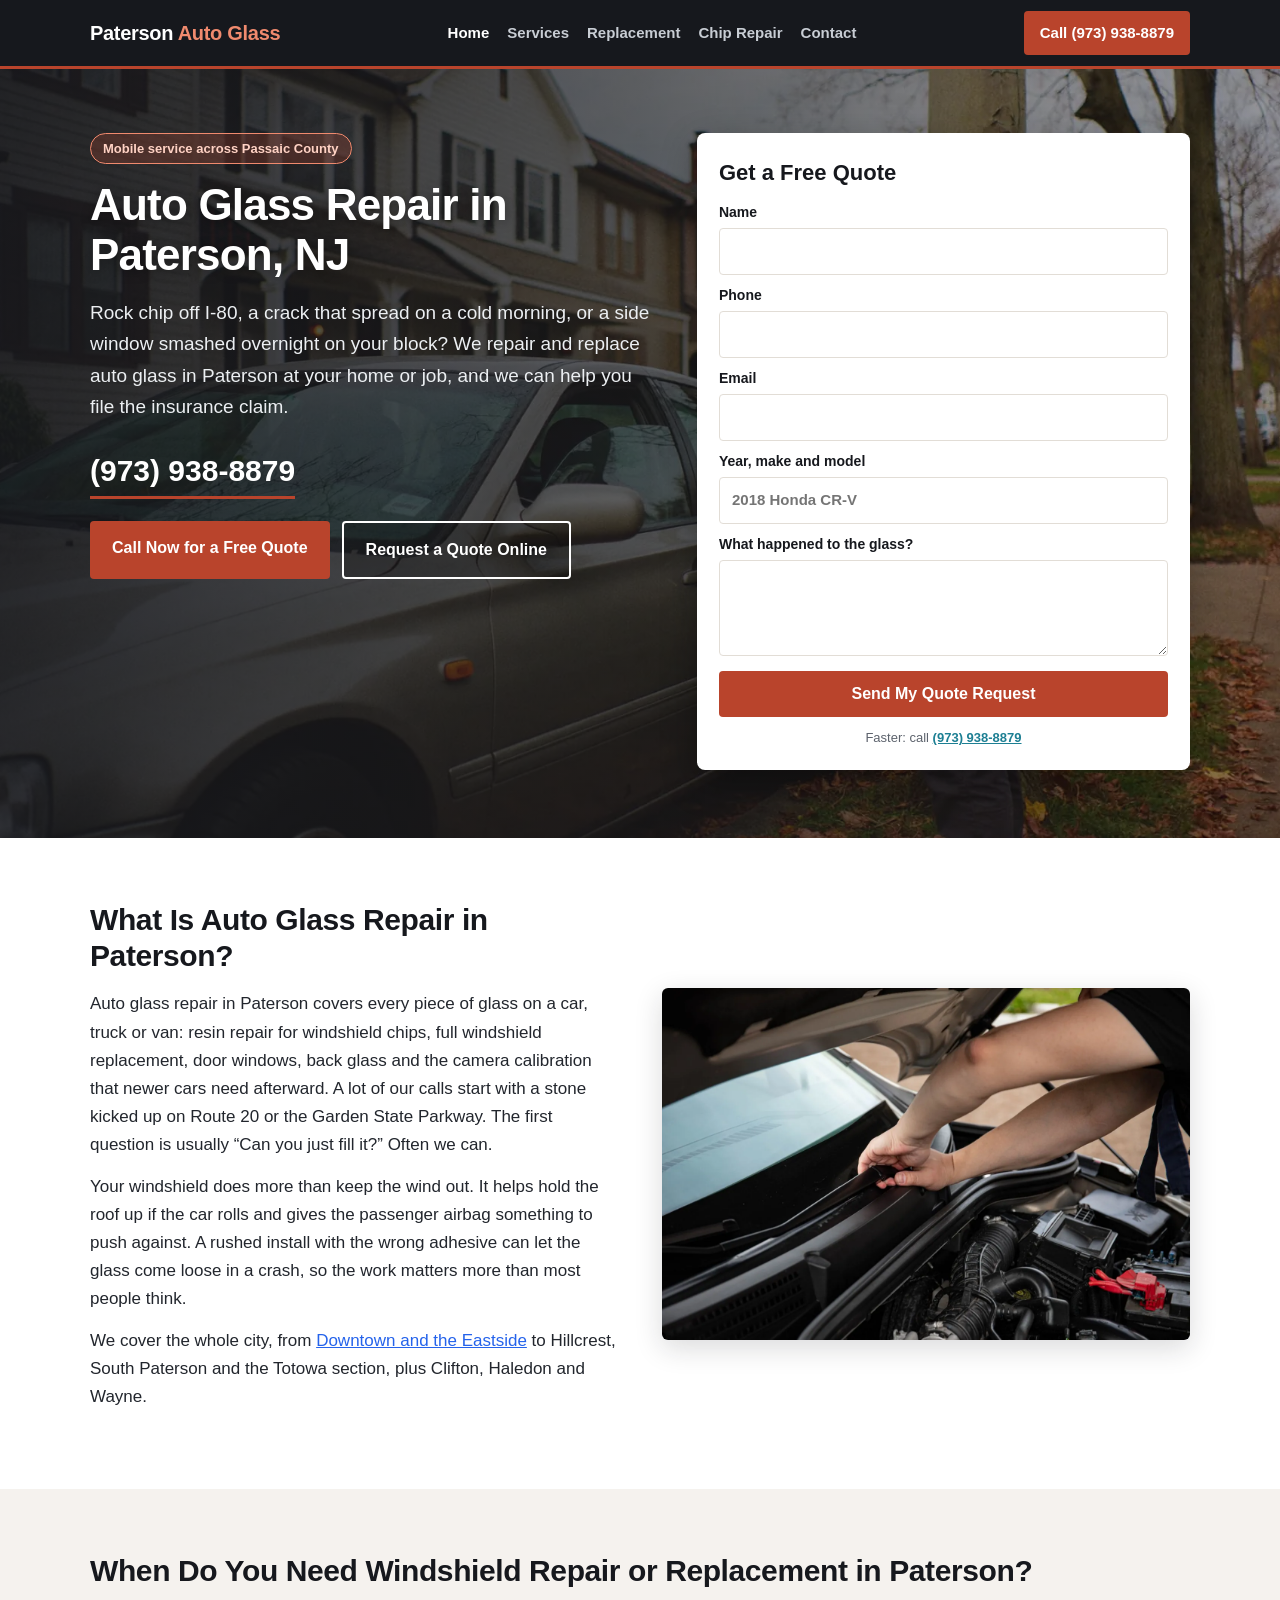
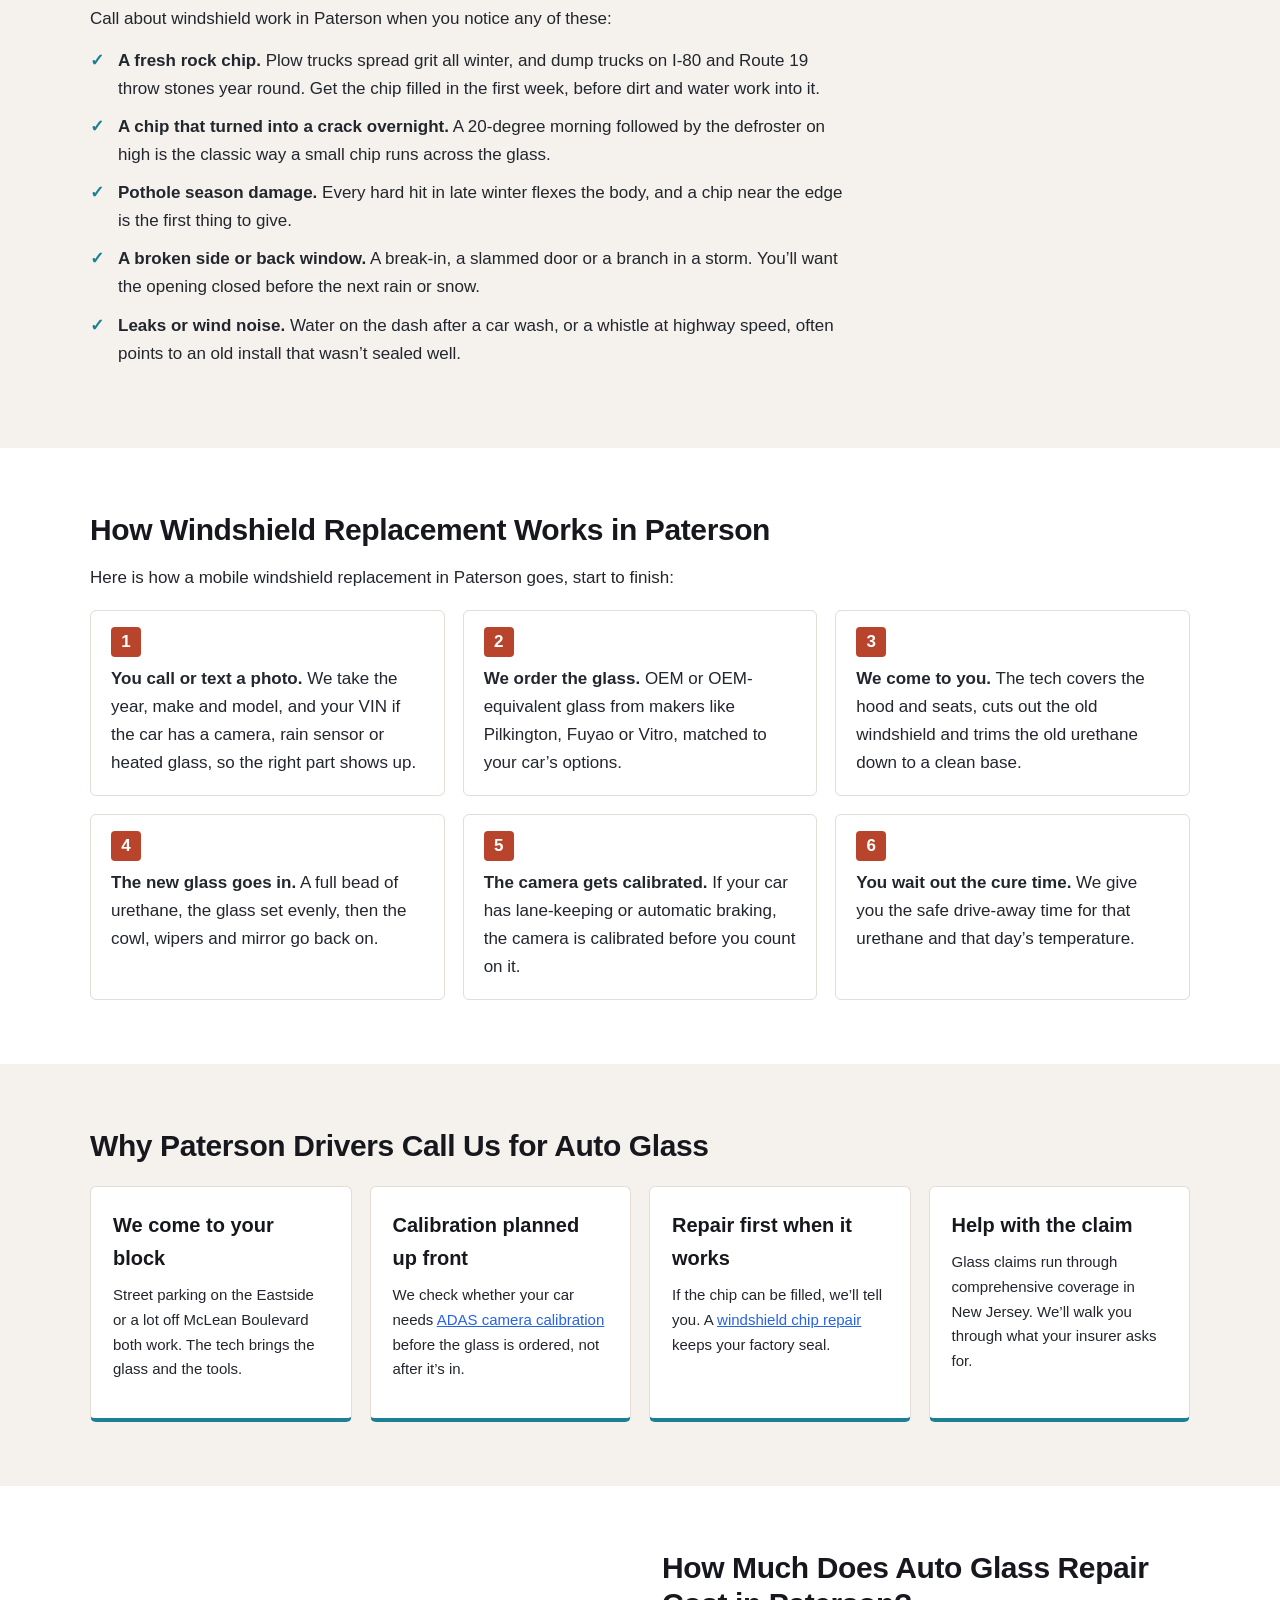
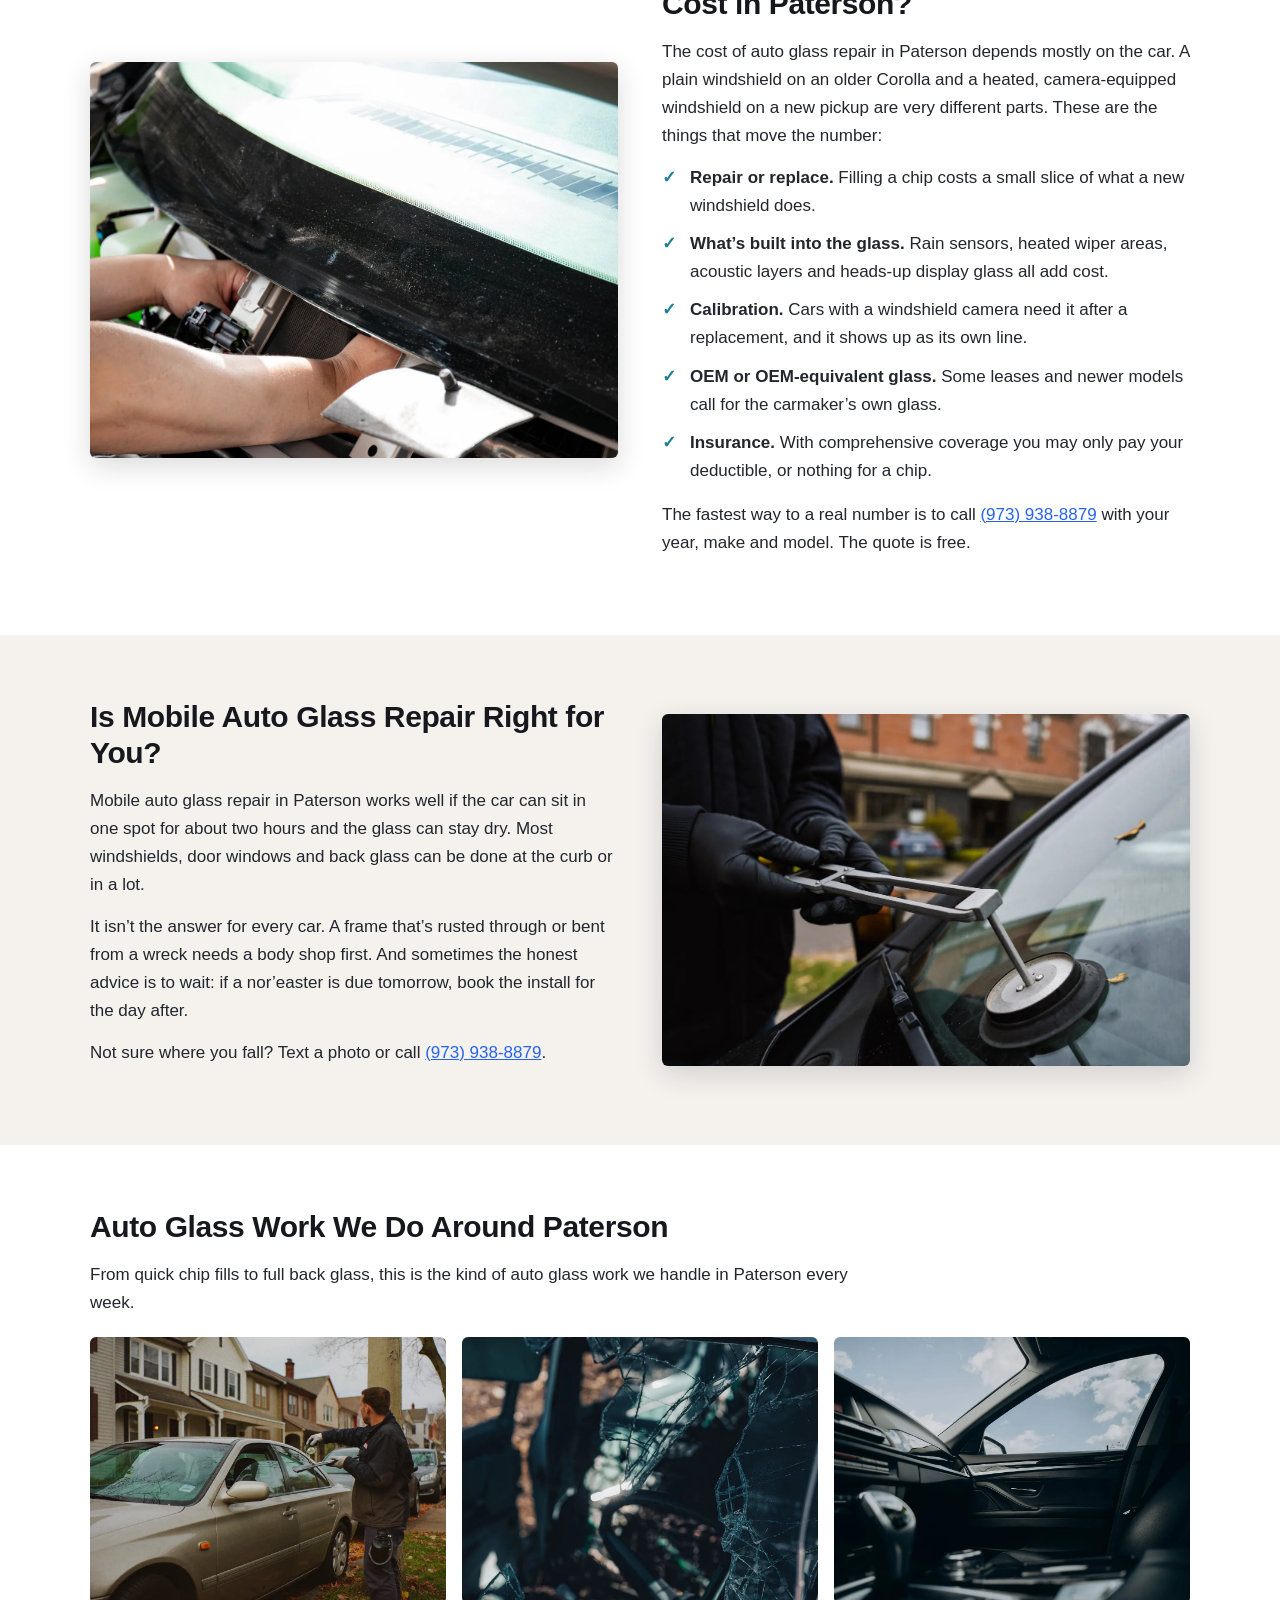
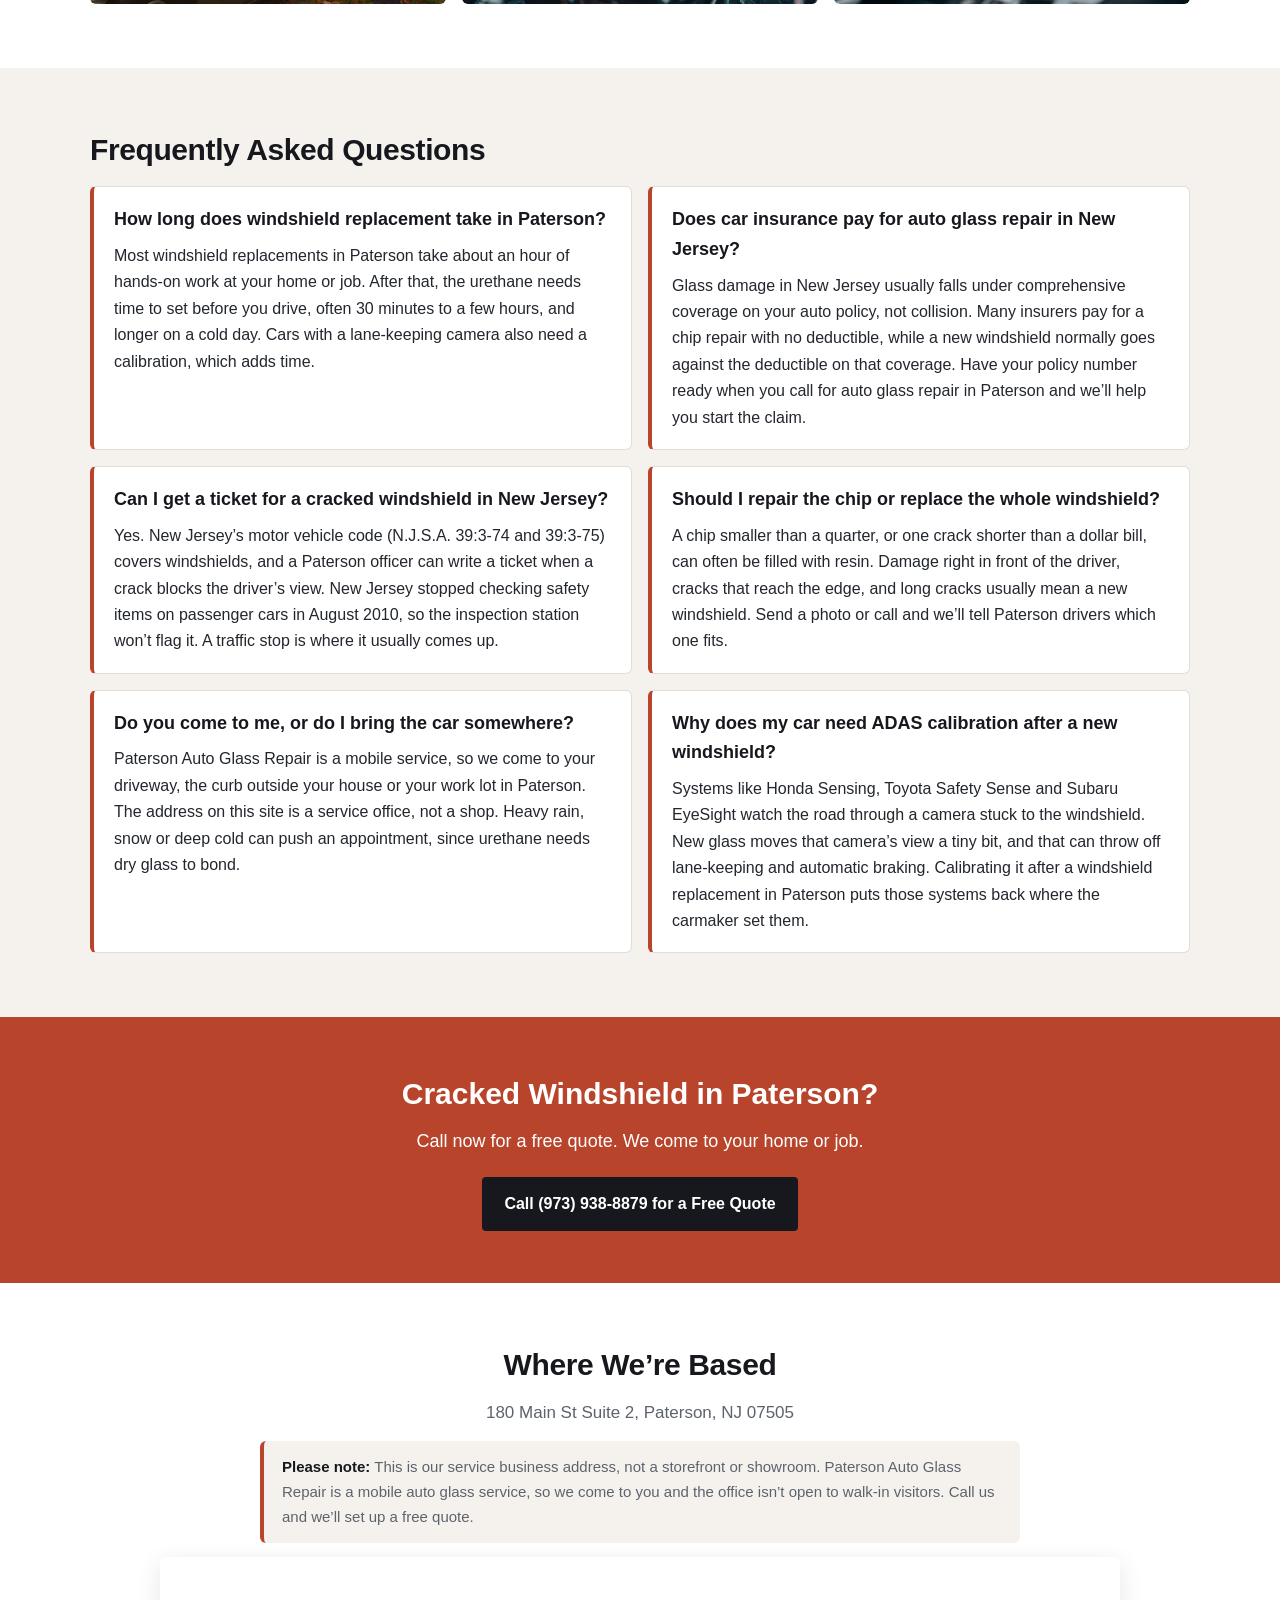
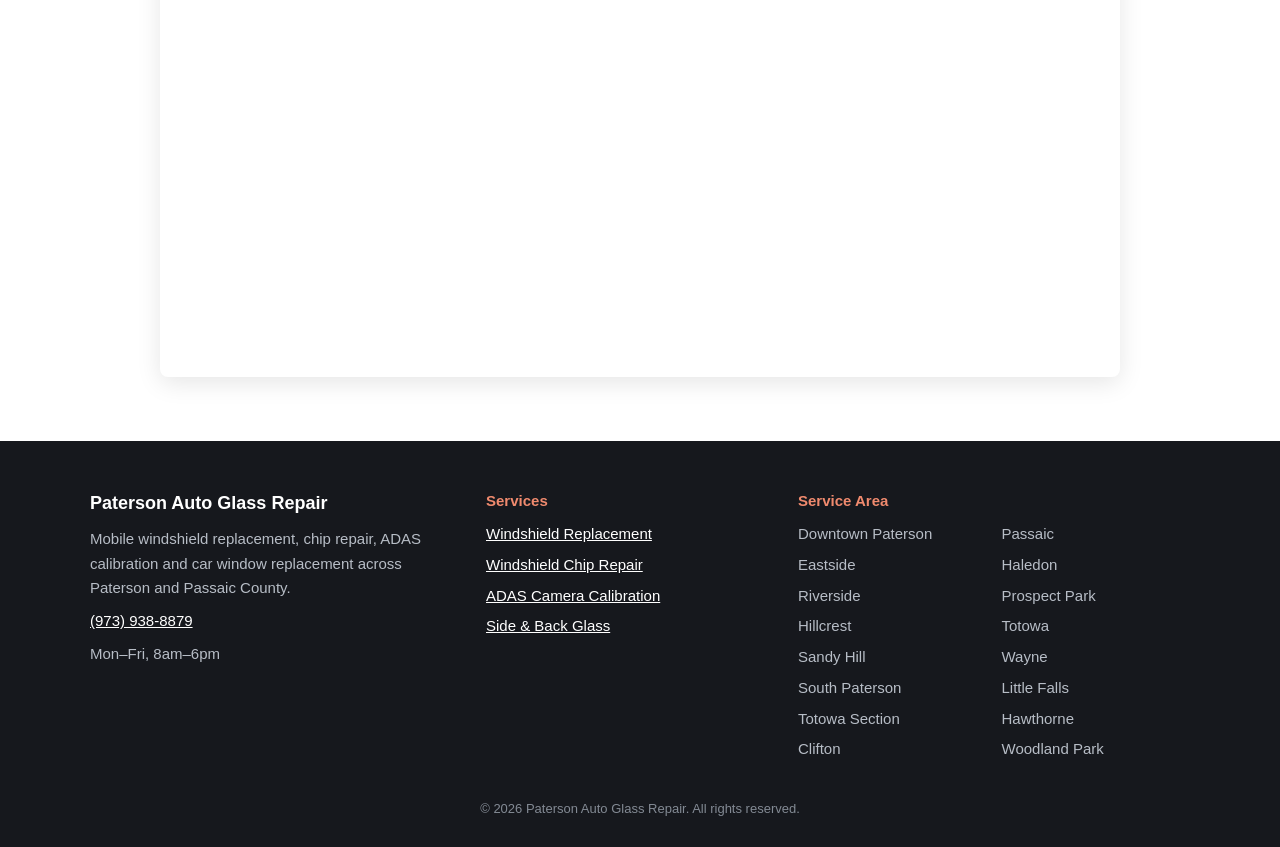
<file: index.html>
<!DOCTYPE html>
<html lang="en">
<head>
<meta charset="UTF-8">
<meta name="viewport" content="width=device-width, initial-scale=1.0">
<title>Auto Glass Repair in Paterson, NJ | Mobile Service</title>
<meta name="description" content="Auto glass repair in Paterson, NJ. Mobile windshield replacement, chip repair and ADAS calibration at your home or job. Call for a free quote.">
<link rel="canonical" href="https://www.patersonautoglassrepair.com/">
<link rel="stylesheet" href="styles.css">
<script type="application/ld+json">
{
  "@context": "https://schema.org",
  "@type": "LocalBusiness",
  "name": "Paterson Auto Glass Repair",
  "telephone": "+1-973-938-8879",
  "url": "https://www.patersonautoglassrepair.com/",
  "address": {
    "@type": "PostalAddress",
    "streetAddress": "180 Main St Suite 2",
    "addressLocality": "Paterson",
    "addressRegion": "NJ",
    "postalCode": "07505",
    "addressCountry": "US"
  },
  "areaServed": "Paterson, NJ",
  "description": "Auto glass repair and windshield replacement in Paterson, NJ",
  "openingHours": "Mo-Fr 08:00-18:00"
}
</script>
<script type="application/ld+json">
{
  "@context": "https://schema.org",
  "@type": "FAQPage",
  "mainEntity": [
    {
      "@type": "Question",
      "name": "How long does windshield replacement take in Paterson?",
      "acceptedAnswer": {
        "@type": "Answer",
        "text": "Most windshield replacements in Paterson take about an hour of hands-on work at your home or job. After that, the urethane needs time to set before you drive, often 30 minutes to a few hours, and longer on a cold day. Cars with a lane-keeping camera also need a calibration, which adds time."
      }
    },
    {
      "@type": "Question",
      "name": "Does car insurance pay for auto glass repair in New Jersey?",
      "acceptedAnswer": {
        "@type": "Answer",
        "text": "Glass damage in New Jersey usually falls under comprehensive coverage on your auto policy, not collision. Many insurers pay for a chip repair with no deductible, while a new windshield normally goes against the deductible on that coverage. Have your policy number ready when you call for auto glass repair in Paterson and we\u2019ll help you start the claim."
      }
    },
    {
      "@type": "Question",
      "name": "Can I get a ticket for a cracked windshield in New Jersey?",
      "acceptedAnswer": {
        "@type": "Answer",
        "text": "Yes. New Jersey\u2019s motor vehicle code (N.J.S.A. 39:3-74 and 39:3-75) covers windshields, and a Paterson officer can write a ticket when a crack blocks the driver\u2019s view. New Jersey stopped checking safety items on passenger cars in August 2010, so the inspection station won\u2019t flag it. A traffic stop is where it usually comes up."
      }
    },
    {
      "@type": "Question",
      "name": "Should I repair the chip or replace the whole windshield?",
      "acceptedAnswer": {
        "@type": "Answer",
        "text": "A chip smaller than a quarter, or one crack shorter than a dollar bill, can often be filled with resin. Damage right in front of the driver, cracks that reach the edge, and long cracks usually mean a new windshield. Send a photo or call and we\u2019ll tell Paterson drivers which one fits."
      }
    },
    {
      "@type": "Question",
      "name": "Do you come to me, or do I bring the car somewhere?",
      "acceptedAnswer": {
        "@type": "Answer",
        "text": "Paterson Auto Glass Repair is a mobile service, so we come to your driveway, the curb outside your house or your work lot in Paterson. The address on this site is a service office, not a shop. Heavy rain, snow or deep cold can push an appointment, since urethane needs dry glass to bond."
      }
    },
    {
      "@type": "Question",
      "name": "Why does my car need ADAS calibration after a new windshield?",
      "acceptedAnswer": {
        "@type": "Answer",
        "text": "Systems like Honda Sensing, Toyota Safety Sense and Subaru EyeSight watch the road through a camera stuck to the windshield. New glass moves that camera\u2019s view a tiny bit, and that can throw off lane-keeping and automatic braking. Calibrating it after a windshield replacement in Paterson puts those systems back where the carmaker set them."
      }
    }
  ]
}
</script>
</head>
<body>
<header class="topbar">
  <div class="wrap bar">
    <a class="logo" href="/">Paterson <span>Auto Glass</span></a>
    <nav class="links"><a href="/" class="on">Home</a><a href="services.html">Services</a><a href="windshield-replacement-paterson.html">Replacement</a><a href="windshield-repair-paterson.html">Chip Repair</a><a href="contact.html">Contact</a></nav>
    <a class="btn-call" href="tel:+19739388879">Call (973) 938-8879</a>
  </div>
</header>

<section class="hero">
  <div class="wrap hero-in">
    <div class="hero-copy">
      <span class="badge">Mobile service across Passaic County</span>
      <h1>Auto Glass Repair in Paterson, NJ</h1>
      <p class="lead">Rock chip off I-80, a crack that spread on a cold morning, or a side window smashed overnight on your block? We repair and replace auto glass in Paterson at your home or job, and we can help you file the insurance claim.</p>
      <a class="tel-big" href="tel:+19739388879">(973) 938-8879</a>
      <div class="btns">
        <a class="btn" href="tel:+19739388879">Call Now for a Free Quote</a>
        <a class="btn btn-ghost" href="#quote">Request a Quote Online</a>
      </div>
    </div>
    <div id="quote">
<form class="form" action="https://formspree.io/f/xzerkerv" method="POST">
  <h3>Get a Free Quote</h3>
  <input type="hidden" name="_subject" value="New lead - Auto Glass Repair Paterson NJ (quote form)">
  <label>Name<input type="text" name="name" required></label>
  <label>Phone<input type="tel" name="phone" required></label>
  <label>Email<input type="email" name="email"></label>
  <label>Year, make and model<input type="text" name="vehicle" placeholder="2018 Honda CR-V"></label>
  <label>What happened to the glass?<textarea name="message" rows="3"></textarea></label>
  <input type="text" name="_gotcha" style="display:none" tabindex="-1">
  <button class="btn" type="submit">Send My Quote Request</button>
  <p class="fine">Faster: call <a href="tel:+19739388879">(973) 938-8879</a></p>
</form>
    </div>
  </div>
</section>

<section class="section">
  <div class="wrap split">
    <div>
      <h2>What Is Auto Glass Repair in Paterson?</h2>
      <p>Auto glass repair in Paterson covers every piece of glass on a car, truck or van: resin repair for windshield chips, full windshield replacement, door windows, back glass and the camera calibration that newer cars need afterward. A lot of our calls start with a stone kicked up on Route 20 or the Garden State Parkway. The first question is usually &ldquo;Can you just fill it?&rdquo; Often we can.</p>
      <p>Your windshield does more than keep the wind out. It helps hold the roof up if the car rolls and gives the passenger airbag something to push against. A rushed install with the wrong adhesive can let the glass come loose in a crash, so the work matters more than most people think.</p>
      <p>We cover the whole city, from <a href="contact.html" style="color: #2563eb; text-decoration: underline;">Downtown and the Eastside</a> to Hillcrest, South Paterson and the Totowa section, plus Clifton, Haledon and Wayne.</p>
    </div>
    <img src="windshield-cowl-removal-paterson.webp" alt="Auto glass technician removing a windshield cowl in Paterson" width="1400" height="934" loading="lazy">
  </div>
</section>

<section class="section alt">
  <div class="wrap">
    <h2>When Do You Need Windshield Repair or Replacement in Paterson?</h2>
    <p>Call about windshield work in Paterson when you notice any of these:</p>
    <ul class="ticks">
      <li><strong>A fresh rock chip.</strong> Plow trucks spread grit all winter, and dump trucks on I-80 and Route 19 throw stones year round. Get the chip filled in the first week, before dirt and water work into it.</li>
      <li><strong>A chip that turned into a crack overnight.</strong> A 20-degree morning followed by the defroster on high is the classic way a small chip runs across the glass.</li>
      <li><strong>Pothole season damage.</strong> Every hard hit in late winter flexes the body, and a chip near the edge is the first thing to give.</li>
      <li><strong>A broken side or back window.</strong> A break-in, a slammed door or a branch in a storm. You&rsquo;ll want the opening closed before the next rain or snow.</li>
      <li><strong>Leaks or wind noise.</strong> Water on the dash after a car wash, or a whistle at highway speed, often points to an old install that wasn&rsquo;t sealed well.</li>
    </ul>
  </div>
</section>

<section class="section">
  <div class="wrap">
    <h2>How Windshield Replacement Works in Paterson</h2>
    <p>Here is how a mobile windshield replacement in Paterson goes, start to finish:</p>
    <ol class="steps">
      <li><strong>You call or text a photo.</strong> We take the year, make and model, and your VIN if the car has a camera, rain sensor or heated glass, so the right part shows up.</li>
      <li><strong>We order the glass.</strong> OEM or OEM-equivalent glass from makers like Pilkington, Fuyao or Vitro, matched to your car&rsquo;s options.</li>
      <li><strong>We come to you.</strong> The tech covers the hood and seats, cuts out the old windshield and trims the old urethane down to a clean base.</li>
      <li><strong>The new glass goes in.</strong> A full bead of urethane, the glass set evenly, then the cowl, wipers and mirror go back on.</li>
      <li><strong>The camera gets calibrated.</strong> If your car has lane-keeping or automatic braking, the camera is calibrated before you count on it.</li>
      <li><strong>You wait out the cure time.</strong> We give you the safe drive-away time for that urethane and that day&rsquo;s temperature.</li>
    </ol>
  </div>
</section>

<section class="section alt">
  <div class="wrap">
    <h2>Why Paterson Drivers Call Us for Auto Glass</h2>
    <div class="cards">
      <div class="card"><h3>We come to your block</h3><p>Street parking on the Eastside or a lot off McLean Boulevard both work. The tech brings the glass and the tools.</p></div>
      <div class="card"><h3>Calibration planned up front</h3><p>We check whether your car needs <a href="adas-calibration-paterson.html" style="color: #2563eb; text-decoration: underline;">ADAS camera calibration</a> before the glass is ordered, not after it&rsquo;s in.</p></div>
      <div class="card"><h3>Repair first when it works</h3><p>If the chip can be filled, we&rsquo;ll tell you. A <a href="windshield-repair-paterson.html" style="color: #2563eb; text-decoration: underline;">windshield chip repair</a> keeps your factory seal.</p></div>
      <div class="card"><h3>Help with the claim</h3><p>Glass claims run through comprehensive coverage in New Jersey. We&rsquo;ll walk you through what your insurer asks for.</p></div>
    </div>
  </div>
</section>

<section class="section">
  <div class="wrap split flip">
    <img src="windshield-install-paterson.webp" alt="Windshield replacement work in Paterson" width="1400" height="1050" loading="lazy">
    <div>
      <h2>How Much Does Auto Glass Repair Cost in Paterson?</h2>
      <p>The cost of auto glass repair in Paterson depends mostly on the car. A plain windshield on an older Corolla and a heated, camera-equipped windshield on a new pickup are very different parts. These are the things that move the number:</p>
      <ul class="ticks">
        <li><strong>Repair or replace.</strong> Filling a chip costs a small slice of what a new windshield does.</li>
        <li><strong>What&rsquo;s built into the glass.</strong> Rain sensors, heated wiper areas, acoustic layers and heads-up display glass all add cost.</li>
        <li><strong>Calibration.</strong> Cars with a windshield camera need it after a replacement, and it shows up as its own line.</li>
        <li><strong>OEM or OEM-equivalent glass.</strong> Some leases and newer models call for the carmaker&rsquo;s own glass.</li>
        <li><strong>Insurance.</strong> With comprehensive coverage you may only pay your deductible, or nothing for a chip.</li>
      </ul>
      <p>The fastest way to a real number is to call <a href="tel:+19739388879" style="color: #2563eb; text-decoration: underline;">(973) 938-8879</a> with your year, make and model. The quote is free.</p>
    </div>
  </div>
</section>

<section class="section alt">
  <div class="wrap split">
    <div>
      <h2>Is Mobile Auto Glass Repair Right for You?</h2>
      <p>Mobile auto glass repair in Paterson works well if the car can sit in one spot for about two hours and the glass can stay dry. Most windshields, door windows and back glass can be done at the curb or in a lot.</p>
      <p>It isn&rsquo;t the answer for every car. A frame that&rsquo;s rusted through or bent from a wreck needs a body shop first. And sometimes the honest advice is to wait: if a nor&rsquo;easter is due tomorrow, book the install for the day after.</p>
      <p>Not sure where you fall? Text a photo or call <a href="tel:+19739388879" style="color: #2563eb; text-decoration: underline;">(973) 938-8879</a>.</p>
    </div>
    <img src="windshield-chip-repair-paterson.webp" alt="Windshield chip repair tool on a car in Paterson" width="1400" height="933" loading="lazy">
  </div>
</section>

<section class="section">
  <div class="wrap">
    <h2>Auto Glass Work We Do Around Paterson</h2>
    <p>From quick chip fills to full back glass, this is the kind of auto glass work we handle in Paterson every week.</p>
    <div class="gallery">
      <img src="auto-glass-repair-paterson-hero.webp" alt="Mobile windshield replacement on a Paterson street" width="1600" height="900" loading="lazy">
      <img src="broken-car-window-paterson.webp" alt="Shattered car window replacement in Paterson" width="1400" height="1050" loading="lazy">
      <img src="car-door-window-paterson.webp" alt="Car door window replacement in Paterson" width="1400" height="935" loading="lazy">
    </div>
  </div>
</section>

<section class="section alt" id="faq">
  <div class="wrap">
    <h2>Frequently Asked Questions</h2>
    <div class="faq-grid">
<div class="faq-card"><h3>How long does windshield replacement take in Paterson?</h3><p>Most windshield replacements in Paterson take about an hour of hands-on work at your home or job. After that, the urethane needs time to set before you drive, often 30 minutes to a few hours, and longer on a cold day. Cars with a lane-keeping camera also need a calibration, which adds time.</p></div>
<div class="faq-card"><h3>Does car insurance pay for auto glass repair in New Jersey?</h3><p>Glass damage in New Jersey usually falls under comprehensive coverage on your auto policy, not collision. Many insurers pay for a chip repair with no deductible, while a new windshield normally goes against the deductible on that coverage. Have your policy number ready when you call for auto glass repair in Paterson and we&rsquo;ll help you start the claim.</p></div>
<div class="faq-card"><h3>Can I get a ticket for a cracked windshield in New Jersey?</h3><p>Yes. New Jersey&rsquo;s motor vehicle code (N.J.S.A. 39:3-74 and 39:3-75) covers windshields, and a Paterson officer can write a ticket when a crack blocks the driver&rsquo;s view. New Jersey stopped checking safety items on passenger cars in August 2010, so the inspection station won&rsquo;t flag it. A traffic stop is where it usually comes up.</p></div>
<div class="faq-card"><h3>Should I repair the chip or replace the whole windshield?</h3><p>A chip smaller than a quarter, or one crack shorter than a dollar bill, can often be filled with resin. Damage right in front of the driver, cracks that reach the edge, and long cracks usually mean a new windshield. Send a photo or call and we&rsquo;ll tell Paterson drivers which one fits.</p></div>
<div class="faq-card"><h3>Do you come to me, or do I bring the car somewhere?</h3><p>Paterson Auto Glass Repair is a mobile service, so we come to your driveway, the curb outside your house or your work lot in Paterson. The address on this site is a service office, not a shop. Heavy rain, snow or deep cold can push an appointment, since urethane needs dry glass to bond.</p></div>
<div class="faq-card"><h3>Why does my car need ADAS calibration after a new windshield?</h3><p>Systems like Honda Sensing, Toyota Safety Sense and Subaru EyeSight watch the road through a camera stuck to the windshield. New glass moves that camera&rsquo;s view a tiny bit, and that can throw off lane-keeping and automatic braking. Calibrating it after a windshield replacement in Paterson puts those systems back where the carmaker set them.</p></div>
    </div>
  </div>
</section>

<section class="cta-band">
  <div class="wrap">
    <h2>Cracked Windshield in Paterson?</h2>
    <p>Call now for a free quote. We come to your home or job.</p>
    <a class="btn btn-dark" href="tel:+19739388879">Call (973) 938-8879 for a Free Quote</a>
  </div>
</section>

<!-- MAP / LOCATION -->
<section class="section" id="location">
  <div class="wrap center">
    <h2>Where We&rsquo;re Based</h2>
    <p class="muted">180 Main St Suite 2, Paterson, NJ 07505</p>
    <p class="note"><strong>Please note:</strong> This is our service business address, not a storefront or showroom. Paterson Auto Glass Repair is a mobile auto glass service, so we come to you and the office isn&rsquo;t open to walk-in visitors. Call us and we&rsquo;ll set up a free quote.</p>
    <div class="map">
      <iframe title="Map to Paterson Auto Glass Repair service address, 180 Main St Suite 2, Paterson, NJ 07505" src="https://www.google.com/maps?q=180%20Main%20St%20Suite%202%2C%20Paterson%2C%20NJ%2007505&amp;output=embed" width="100%" height="420" style="border:0; display:block;" loading="lazy" referrerpolicy="no-referrer-when-downgrade" allowfullscreen></iframe>
    </div>
  </div>
</section>

<footer class="foot">
  <div class="wrap foot-grid">
    <div>
      <p class="foot-name">Paterson Auto Glass Repair</p>
      <p>Mobile windshield replacement, chip repair, ADAS calibration and car window replacement across Paterson and Passaic County.</p>
      <p><a href="tel:+19739388879">(973) 938-8879</a></p>
      <p>Mon&ndash;Fri, 8am&ndash;6pm</p>
    </div>
    <div>
      <p class="foot-head">Services</p>
      <ul>
        <li><a href="windshield-replacement-paterson.html">Windshield Replacement</a></li>
        <li><a href="windshield-repair-paterson.html">Windshield Chip Repair</a></li>
        <li><a href="adas-calibration-paterson.html">ADAS Camera Calibration</a></li>
        <li><a href="car-window-replacement-paterson.html">Side &amp; Back Glass</a></li>
      </ul>
    </div>
    <div>
      <p class="foot-head">Service Area</p>
      <ul class="cols"><li>Downtown Paterson</li><li>Eastside</li><li>Riverside</li><li>Hillcrest</li><li>Sandy Hill</li><li>South Paterson</li><li>Totowa Section</li><li>Clifton</li><li>Passaic</li><li>Haledon</li><li>Prospect Park</li><li>Totowa</li><li>Wayne</li><li>Little Falls</li><li>Hawthorne</li><li>Woodland Park</li></ul>
    </div>
  </div>
  <p class="copy">&copy; 2026 Paterson Auto Glass Repair. All rights reserved.</p>
</footer>
</body>
</html>
</file>
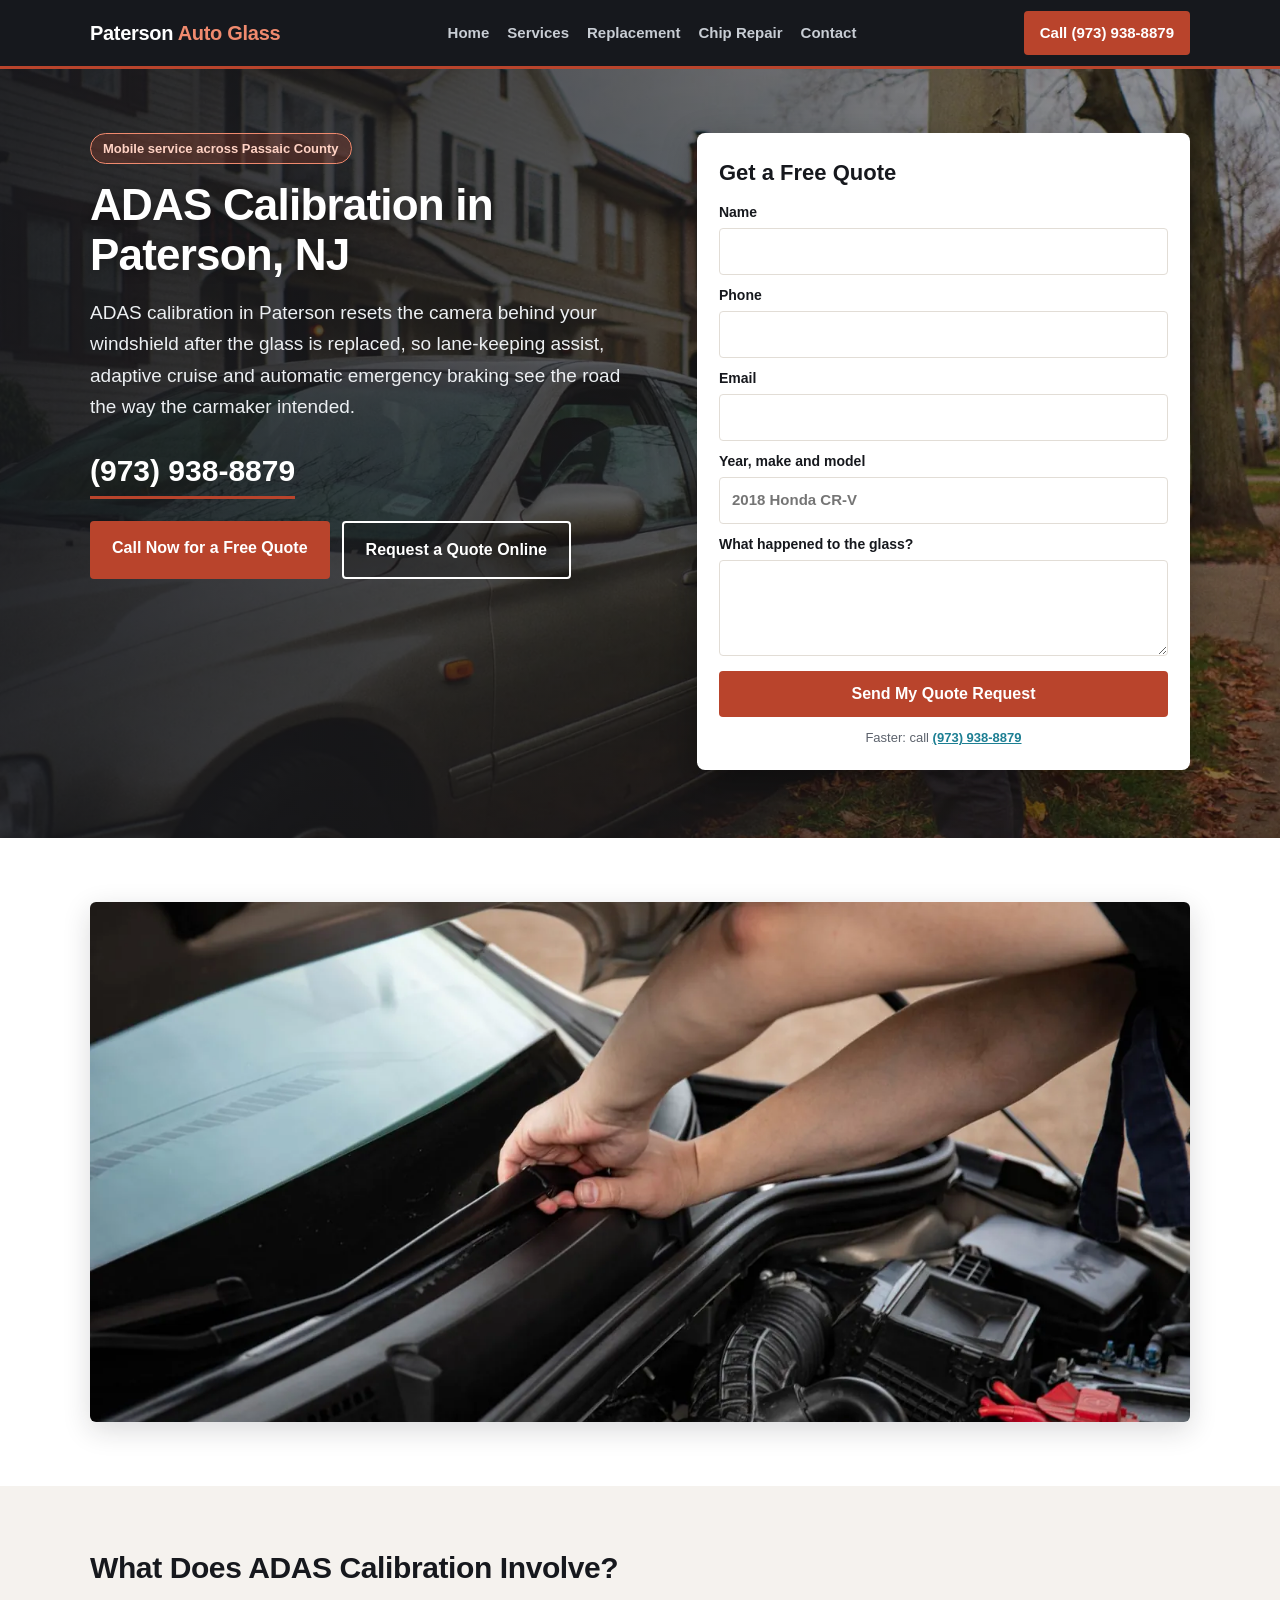
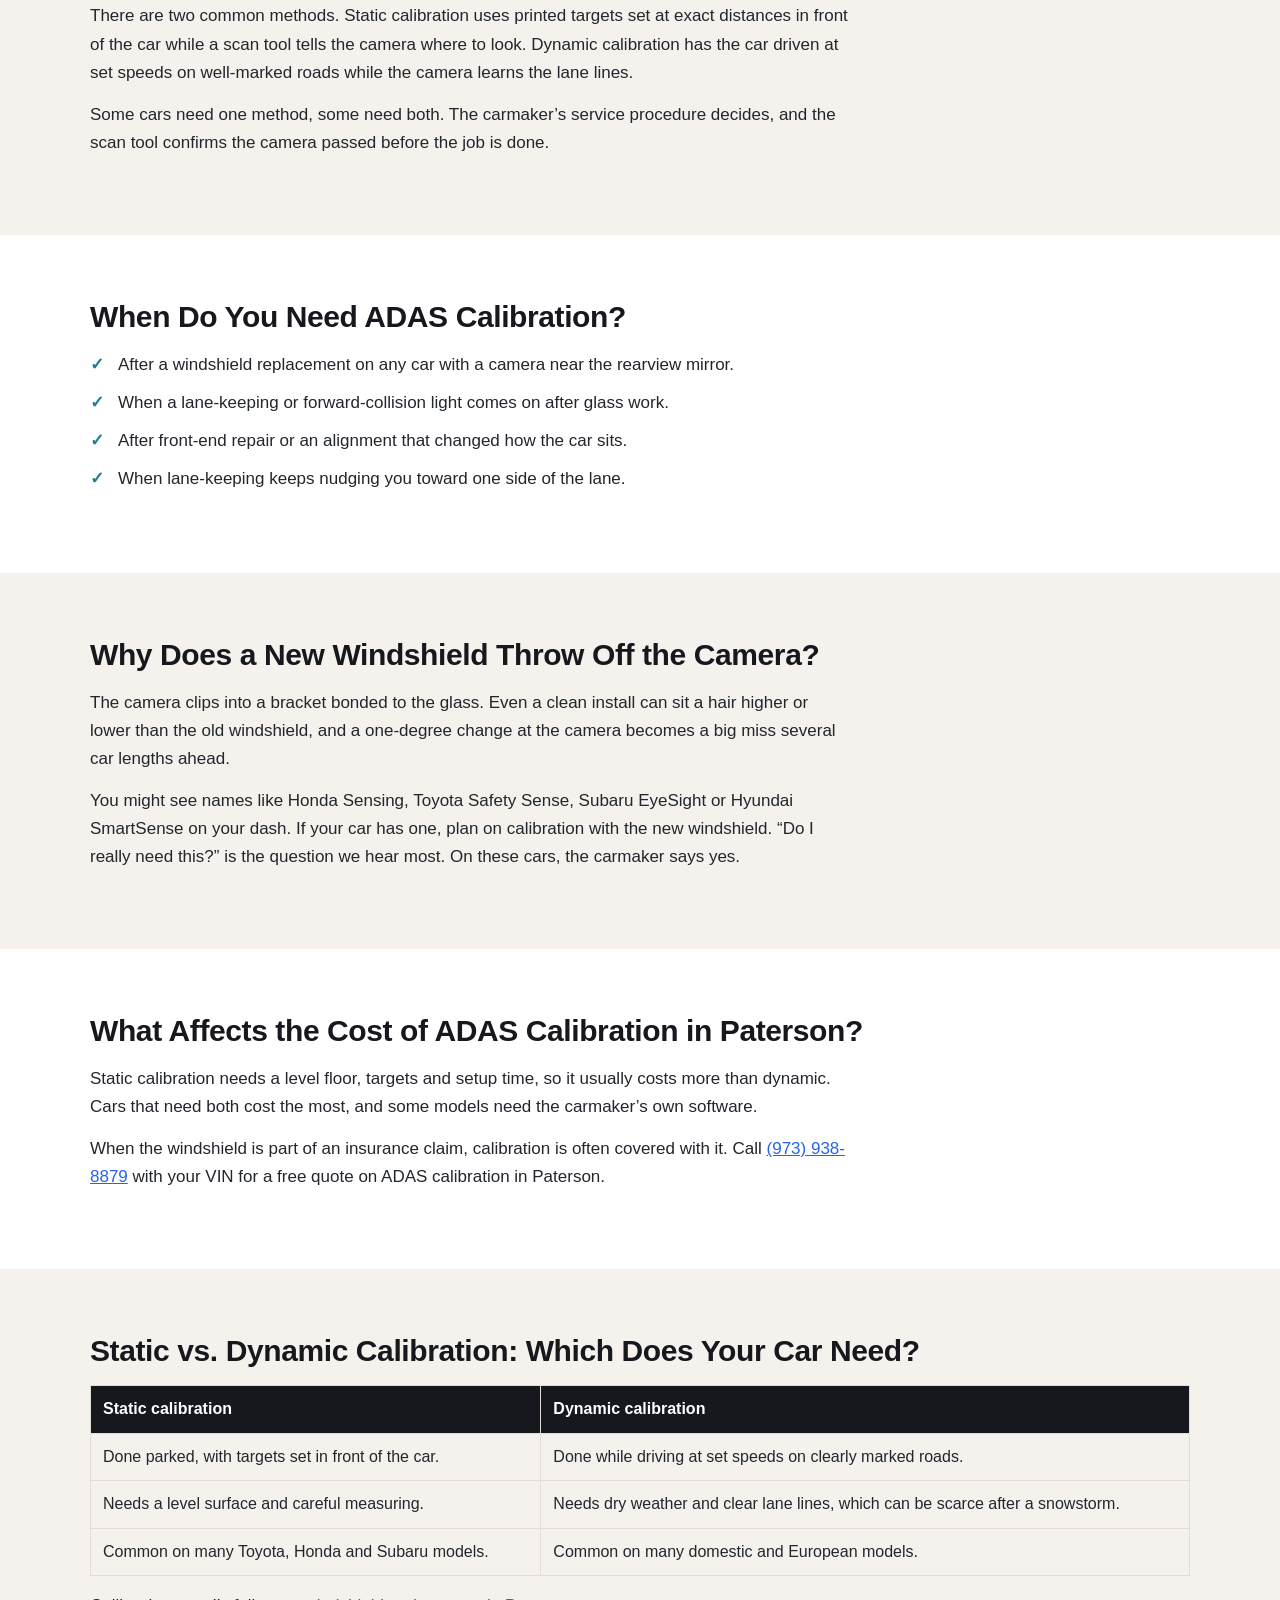
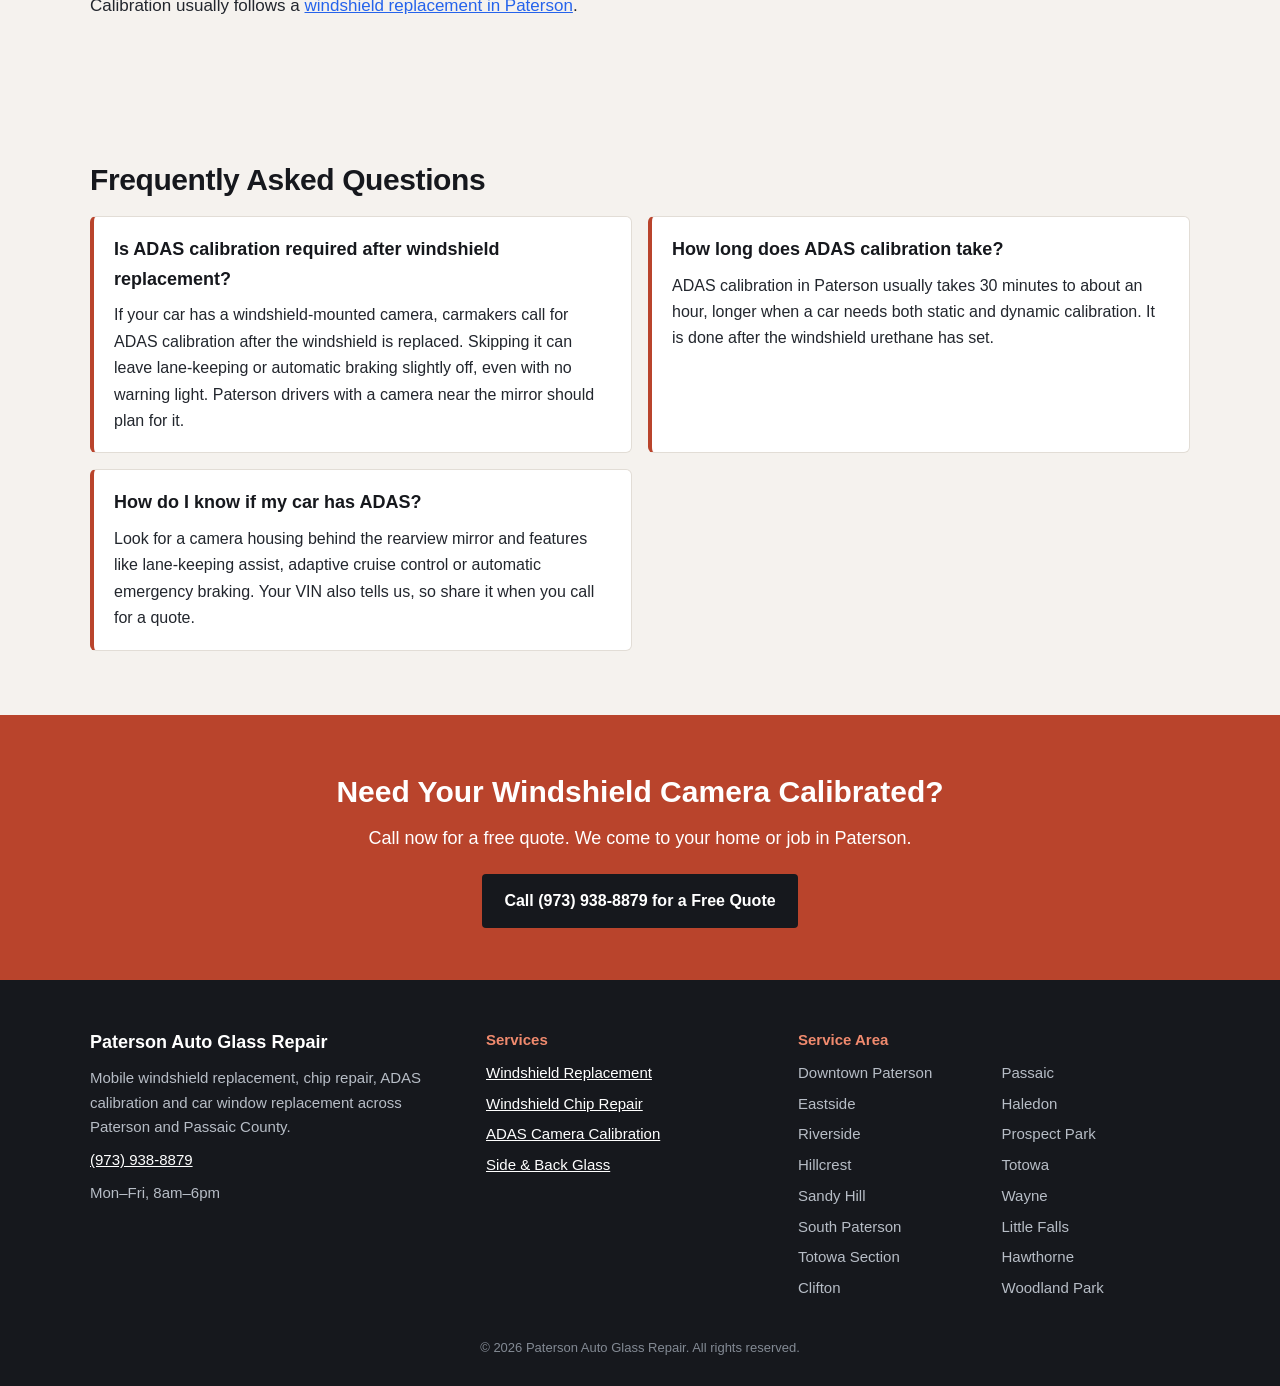
<file: adas-calibration-paterson.html>
<!DOCTYPE html>
<html lang="en">
<head>
<meta charset="UTF-8">
<meta name="viewport" content="width=device-width, initial-scale=1.0">
<title>ADAS Calibration in Paterson, NJ | Windshield Camera</title>
<meta name="description" content="ADAS camera calibration in Paterson, NJ after windshield replacement. Keep lane-keeping and automatic braking working right. Free quote.">
<link rel="canonical" href="https://www.patersonautoglassrepair.com/adas-calibration-paterson.html">
<link rel="stylesheet" href="styles.css">
<script type="application/ld+json">
{
  "@context": "https://schema.org",
  "@type": "LocalBusiness",
  "name": "Paterson Auto Glass Repair",
  "telephone": "+1-973-938-8879",
  "url": "https://www.patersonautoglassrepair.com/",
  "address": {
    "@type": "PostalAddress",
    "streetAddress": "180 Main St Suite 2",
    "addressLocality": "Paterson",
    "addressRegion": "NJ",
    "postalCode": "07505",
    "addressCountry": "US"
  },
  "areaServed": "Paterson, NJ",
  "description": "Auto glass repair and windshield replacement in Paterson, NJ",
  "openingHours": "Mo-Fr 08:00-18:00"
}
</script>
<script type="application/ld+json">
{
  "@context": "https://schema.org",
  "@type": "FAQPage",
  "mainEntity": [
    {
      "@type": "Question",
      "name": "Is ADAS calibration required after windshield replacement?",
      "acceptedAnswer": {
        "@type": "Answer",
        "text": "If your car has a windshield-mounted camera, carmakers call for ADAS calibration after the windshield is replaced. Skipping it can leave lane-keeping or automatic braking slightly off, even with no warning light. Paterson drivers with a camera near the mirror should plan for it."
      }
    },
    {
      "@type": "Question",
      "name": "How long does ADAS calibration take?",
      "acceptedAnswer": {
        "@type": "Answer",
        "text": "ADAS calibration in Paterson usually takes 30 minutes to about an hour, longer when a car needs both static and dynamic calibration. It is done after the windshield urethane has set."
      }
    },
    {
      "@type": "Question",
      "name": "How do I know if my car has ADAS?",
      "acceptedAnswer": {
        "@type": "Answer",
        "text": "Look for a camera housing behind the rearview mirror and features like lane-keeping assist, adaptive cruise control or automatic emergency braking. Your VIN also tells us, so share it when you call for a quote."
      }
    }
  ]
}
</script>
</head>
<body>
<header class="topbar">
  <div class="wrap bar">
    <a class="logo" href="/">Paterson <span>Auto Glass</span></a>
    <nav class="links"><a href="/">Home</a><a href="services.html">Services</a><a href="windshield-replacement-paterson.html">Replacement</a><a href="windshield-repair-paterson.html">Chip Repair</a><a href="contact.html">Contact</a></nav>
    <a class="btn-call" href="tel:+19739388879">Call (973) 938-8879</a>
  </div>
</header>

<section class="hero">
  <div class="wrap hero-in">
    <div class="hero-copy">
      <span class="badge">Mobile service across Passaic County</span>
      <h1>ADAS Calibration in Paterson, NJ</h1>
      <p class="lead">ADAS calibration in Paterson resets the camera behind your windshield after the glass is replaced, so lane-keeping assist, adaptive cruise and automatic emergency braking see the road the way the carmaker intended.</p>
      <a class="tel-big" href="tel:+19739388879">(973) 938-8879</a>
      <div class="btns">
        <a class="btn" href="tel:+19739388879">Call Now for a Free Quote</a>
        <a class="btn btn-ghost" href="#quote">Request a Quote Online</a>
      </div>
    </div>
    <div id="quote">
<form class="form" action="https://formspree.io/f/xzerkerv" method="POST">
  <h3>Get a Free Quote</h3>
  <input type="hidden" name="_subject" value="New lead - Auto Glass Repair Paterson NJ (adas-calibration-paterson)">
  <label>Name<input type="text" name="name" required></label>
  <label>Phone<input type="tel" name="phone" required></label>
  <label>Email<input type="email" name="email"></label>
  <label>Year, make and model<input type="text" name="vehicle" placeholder="2018 Honda CR-V"></label>
  <label>What happened to the glass?<textarea name="message" rows="3"></textarea></label>
  <input type="text" name="_gotcha" style="display:none" tabindex="-1">
  <button class="btn" type="submit">Send My Quote Request</button>
  <p class="fine">Faster: call <a href="tel:+19739388879">(973) 938-8879</a></p>
</form>
    </div>
  </div>
</section>
<section class="section">
  <div class="wrap figure"><img src="windshield-cowl-removal-paterson.webp" alt="ADAS calibration after windshield replacement in Paterson" width="1400" height="934" loading="lazy"></div>
</section>

<section class="section alt">
  <div class="wrap">
    <h2>What Does ADAS Calibration Involve?</h2>
<p>There are two common methods. Static calibration uses printed targets set at exact distances in front of the car while a scan tool tells the camera where to look. Dynamic calibration has the car driven at set speeds on well-marked roads while the camera learns the lane lines.</p>
<p>Some cars need one method, some need both. The carmaker&rsquo;s service procedure decides, and the scan tool confirms the camera passed before the job is done.</p>
  </div>
</section>
<section class="section">
  <div class="wrap">
    <h2>When Do You Need ADAS Calibration?</h2>
<ul class="ticks">
<li>After a windshield replacement on any car with a camera near the rearview mirror.</li>
<li>When a lane-keeping or forward-collision light comes on after glass work.</li>
<li>After front-end repair or an alignment that changed how the car sits.</li>
<li>When lane-keeping keeps nudging you toward one side of the lane.</li>
</ul>
  </div>
</section>
<section class="section alt">
  <div class="wrap">
    <h2>Why Does a New Windshield Throw Off the Camera?</h2>
<p>The camera clips into a bracket bonded to the glass. Even a clean install can sit a hair higher or lower than the old windshield, and a one-degree change at the camera becomes a big miss several car lengths ahead.</p>
<p>You might see names like Honda Sensing, Toyota Safety Sense, Subaru EyeSight or Hyundai SmartSense on your dash. If your car has one, plan on calibration with the new windshield. &ldquo;Do I really need this?&rdquo; is the question we hear most. On these cars, the carmaker says yes.</p>
  </div>
</section>
<section class="section">
  <div class="wrap">
    <h2>What Affects the Cost of ADAS Calibration in Paterson?</h2>
<p>Static calibration needs a level floor, targets and setup time, so it usually costs more than dynamic. Cars that need both cost the most, and some models need the carmaker&rsquo;s own software.</p>
<p>When the windshield is part of an insurance claim, calibration is often covered with it. Call <a href="tel:+19739388879" style="color: #2563eb; text-decoration: underline;">(973) 938-8879</a> with your VIN for a free quote on ADAS calibration in Paterson.</p>
  </div>
</section>
<section class="section alt">
  <div class="wrap">
    <h2>Static vs. Dynamic Calibration: Which Does Your Car Need?</h2>
<table class="compare">
<tr><th>Static calibration</th><th>Dynamic calibration</th></tr>
<tr><td>Done parked, with targets set in front of the car.</td><td>Done while driving at set speeds on clearly marked roads.</td></tr>
<tr><td>Needs a level surface and careful measuring.</td><td>Needs dry weather and clear lane lines, which can be scarce after a snowstorm.</td></tr>
<tr><td>Common on many Toyota, Honda and Subaru models.</td><td>Common on many domestic and European models.</td></tr>
</table>
<p>Calibration usually follows a <a href="windshield-replacement-paterson.html" style="color: #2563eb; text-decoration: underline;">windshield replacement in Paterson</a>.</p>
  </div>
</section>
<section class="section alt" id="faq">
  <div class="wrap">
    <h2>Frequently Asked Questions</h2>
    <div class="faq-grid">
<div class="faq-card"><h3>Is ADAS calibration required after windshield replacement?</h3><p>If your car has a windshield-mounted camera, carmakers call for ADAS calibration after the windshield is replaced. Skipping it can leave lane-keeping or automatic braking slightly off, even with no warning light. Paterson drivers with a camera near the mirror should plan for it.</p></div>
<div class="faq-card"><h3>How long does ADAS calibration take?</h3><p>ADAS calibration in Paterson usually takes 30 minutes to about an hour, longer when a car needs both static and dynamic calibration. It is done after the windshield urethane has set.</p></div>
<div class="faq-card"><h3>How do I know if my car has ADAS?</h3><p>Look for a camera housing behind the rearview mirror and features like lane-keeping assist, adaptive cruise control or automatic emergency braking. Your VIN also tells us, so share it when you call for a quote.</p></div>
    </div>
  </div>
</section>
<section class="cta-band">
  <div class="wrap">
    <h2>Need Your Windshield Camera Calibrated?</h2>
    <p>Call now for a free quote. We come to your home or job in Paterson.</p>
    <a class="btn btn-dark" href="tel:+19739388879">Call (973) 938-8879 for a Free Quote</a>
  </div>
</section>

<footer class="foot">
  <div class="wrap foot-grid">
    <div>
      <p class="foot-name">Paterson Auto Glass Repair</p>
      <p>Mobile windshield replacement, chip repair, ADAS calibration and car window replacement across Paterson and Passaic County.</p>
      <p><a href="tel:+19739388879">(973) 938-8879</a></p>
      <p>Mon&ndash;Fri, 8am&ndash;6pm</p>
    </div>
    <div>
      <p class="foot-head">Services</p>
      <ul>
        <li><a href="windshield-replacement-paterson.html">Windshield Replacement</a></li>
        <li><a href="windshield-repair-paterson.html">Windshield Chip Repair</a></li>
        <li><a href="adas-calibration-paterson.html">ADAS Camera Calibration</a></li>
        <li><a href="car-window-replacement-paterson.html">Side &amp; Back Glass</a></li>
      </ul>
    </div>
    <div>
      <p class="foot-head">Service Area</p>
      <ul class="cols"><li>Downtown Paterson</li><li>Eastside</li><li>Riverside</li><li>Hillcrest</li><li>Sandy Hill</li><li>South Paterson</li><li>Totowa Section</li><li>Clifton</li><li>Passaic</li><li>Haledon</li><li>Prospect Park</li><li>Totowa</li><li>Wayne</li><li>Little Falls</li><li>Hawthorne</li><li>Woodland Park</li></ul>
    </div>
  </div>
  <p class="copy">&copy; 2026 Paterson Auto Glass Repair. All rights reserved.</p>
</footer>
</body>
</html>
</file>
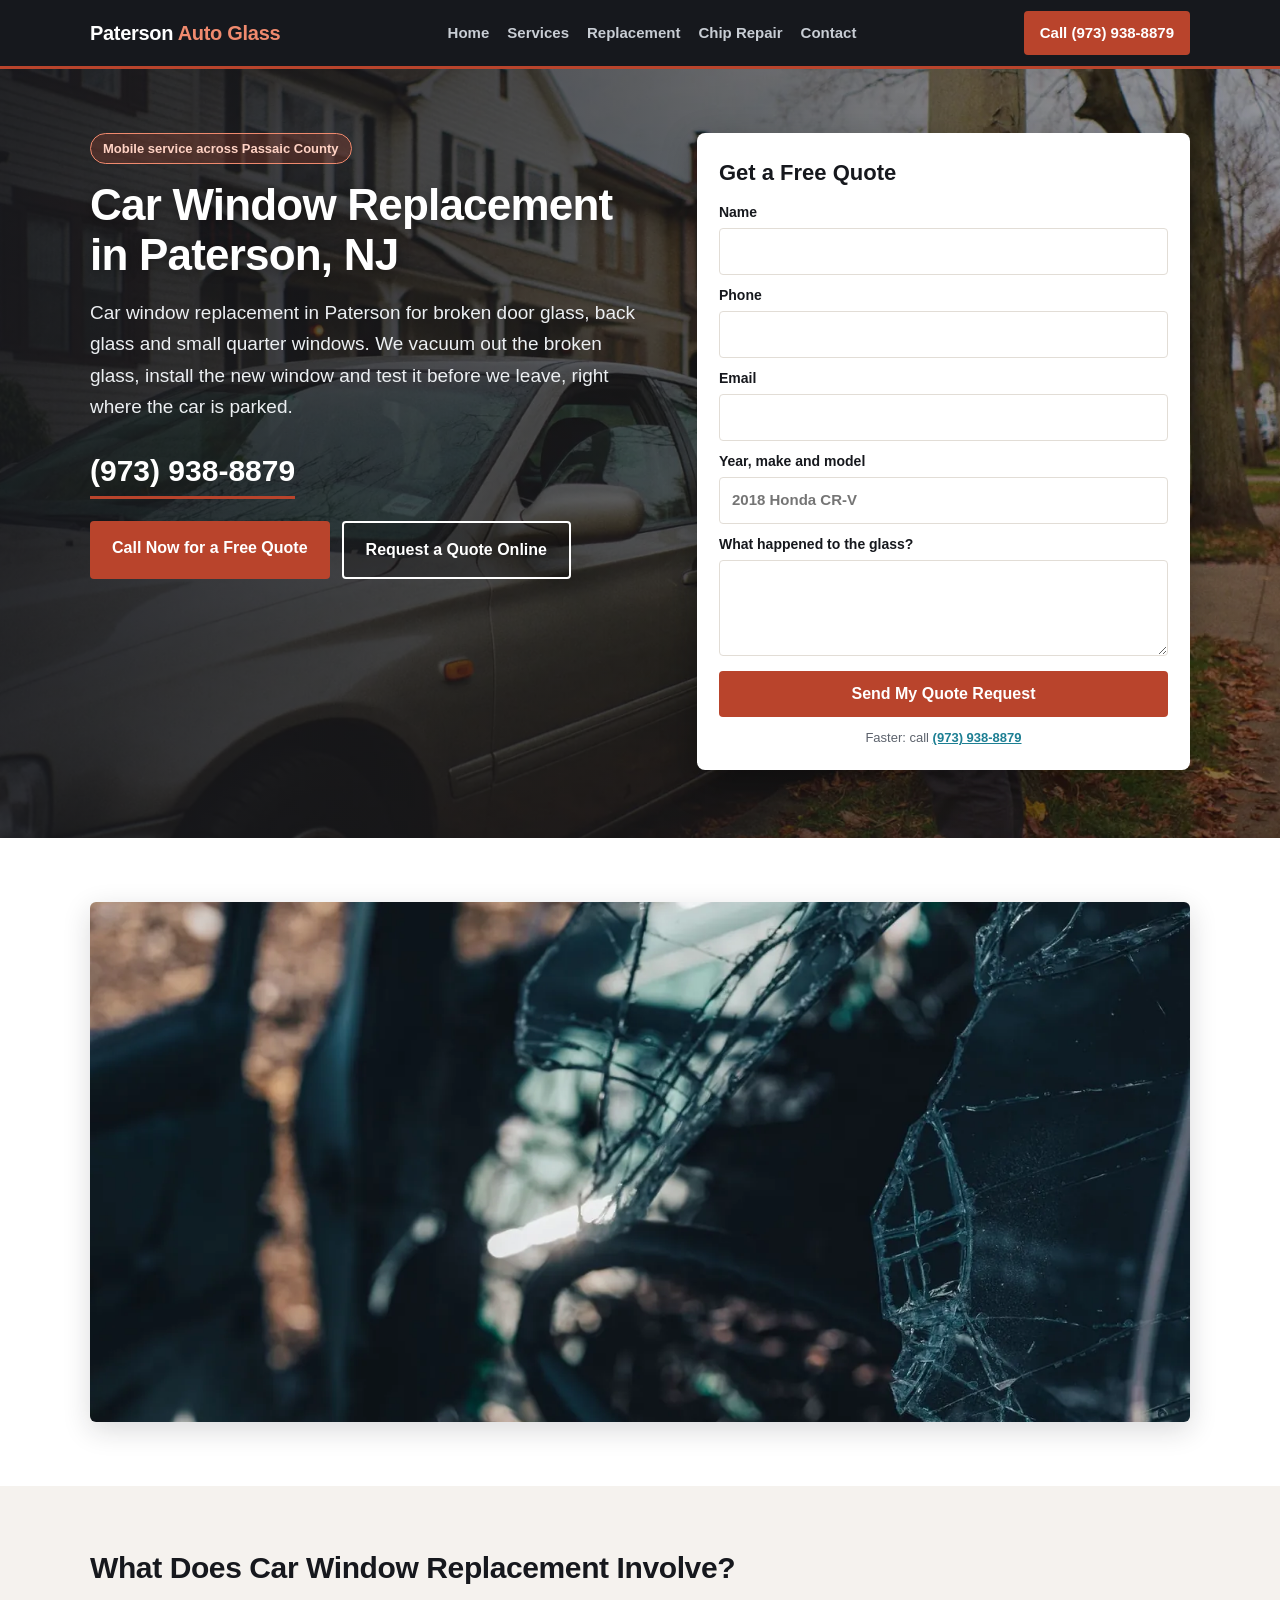
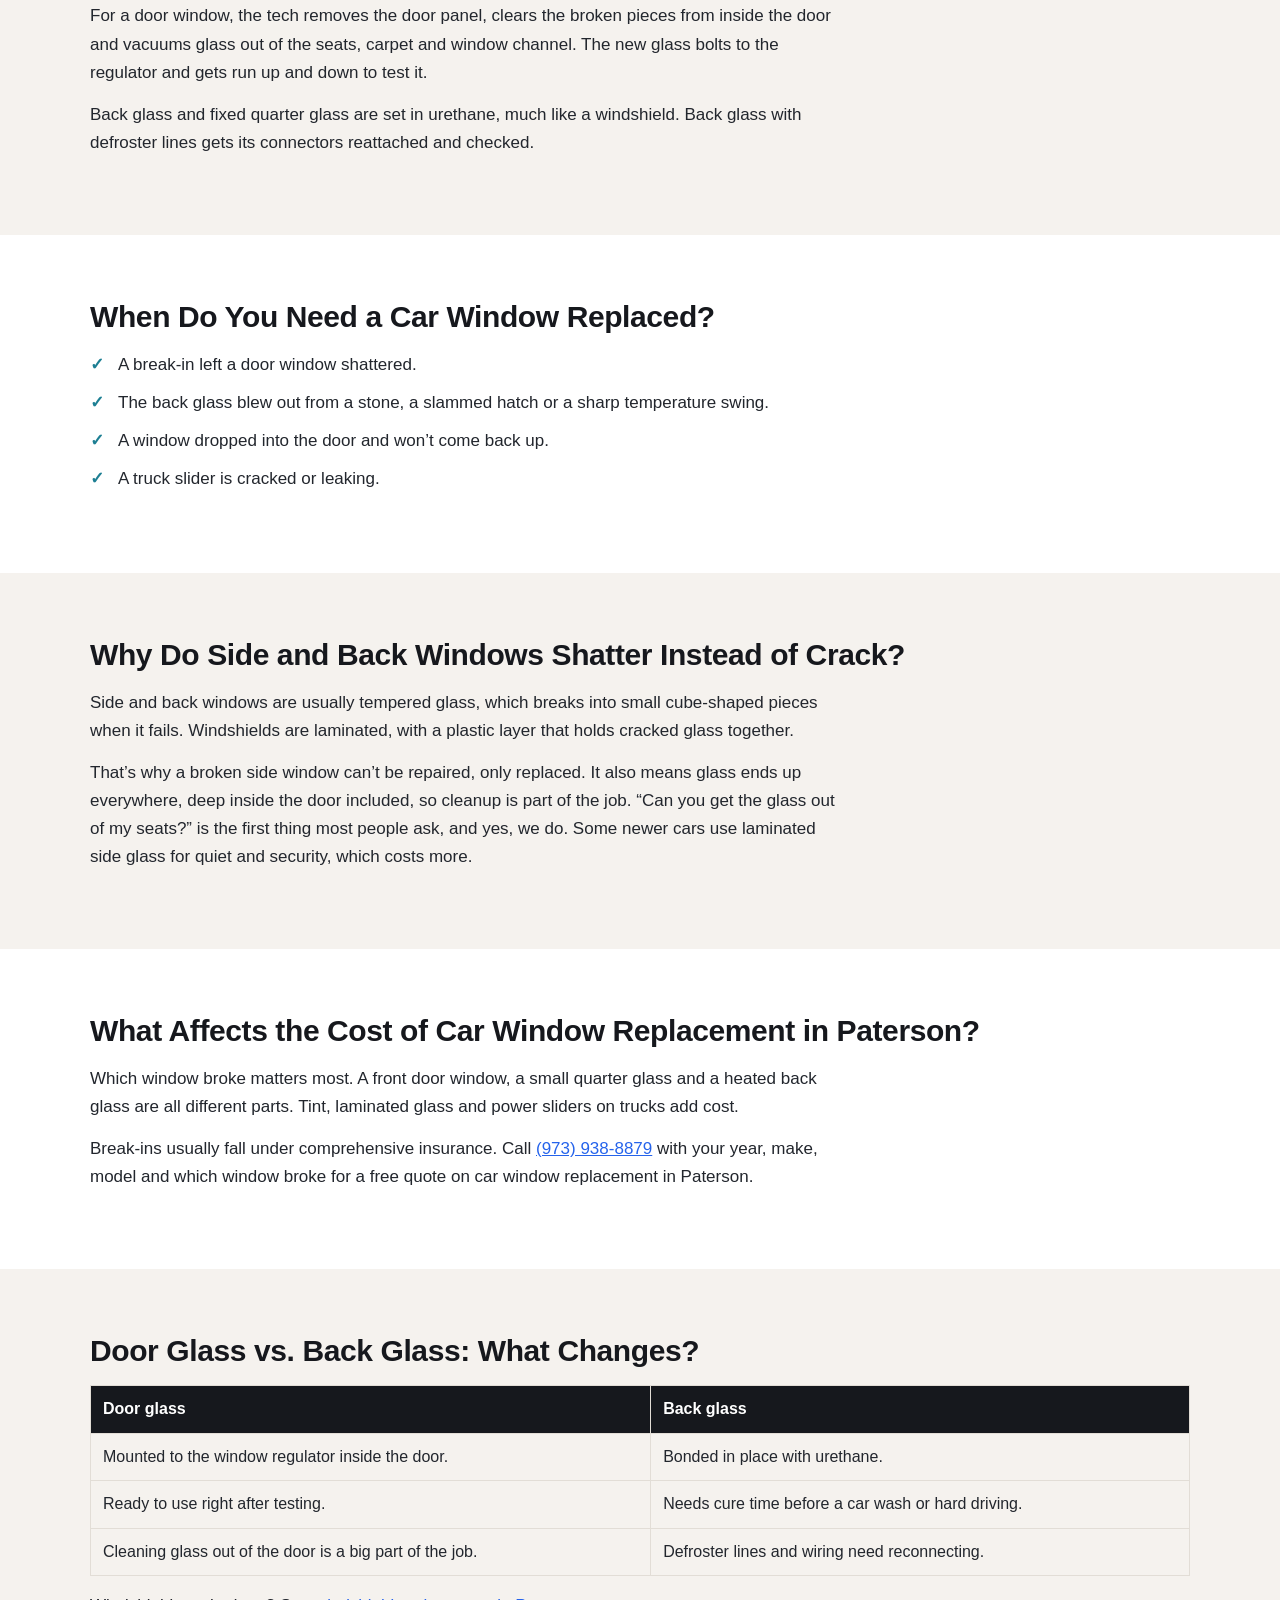
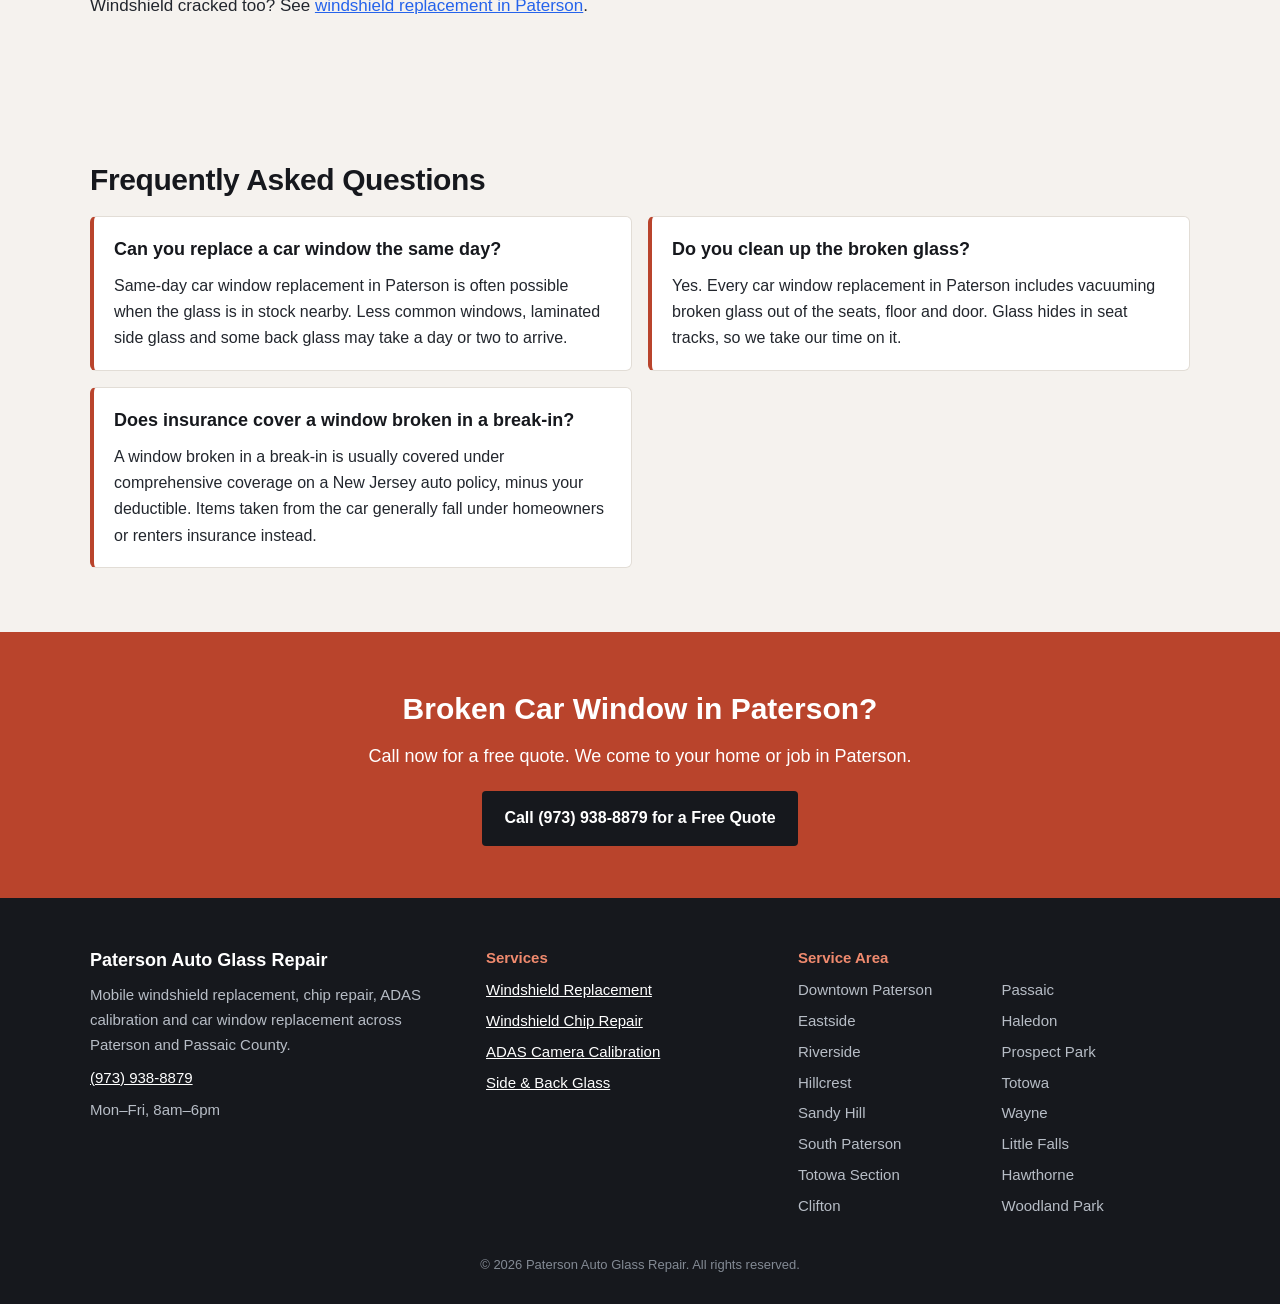
<file: car-window-replacement-paterson.html>
<!DOCTYPE html>
<html lang="en">
<head>
<meta charset="UTF-8">
<meta name="viewport" content="width=device-width, initial-scale=1.0">
<title>Car Window Replacement in Paterson, NJ | Mobile</title>
<meta name="description" content="Car window replacement in Paterson, NJ. Side windows, back glass and quarter glass replaced at your home or job. Glass cleanup included. Free quote.">
<link rel="canonical" href="https://www.patersonautoglassrepair.com/car-window-replacement-paterson.html">
<link rel="stylesheet" href="styles.css">
<script type="application/ld+json">
{
  "@context": "https://schema.org",
  "@type": "LocalBusiness",
  "name": "Paterson Auto Glass Repair",
  "telephone": "+1-973-938-8879",
  "url": "https://www.patersonautoglassrepair.com/",
  "address": {
    "@type": "PostalAddress",
    "streetAddress": "180 Main St Suite 2",
    "addressLocality": "Paterson",
    "addressRegion": "NJ",
    "postalCode": "07505",
    "addressCountry": "US"
  },
  "areaServed": "Paterson, NJ",
  "description": "Auto glass repair and windshield replacement in Paterson, NJ",
  "openingHours": "Mo-Fr 08:00-18:00"
}
</script>
<script type="application/ld+json">
{
  "@context": "https://schema.org",
  "@type": "FAQPage",
  "mainEntity": [
    {
      "@type": "Question",
      "name": "Can you replace a car window the same day?",
      "acceptedAnswer": {
        "@type": "Answer",
        "text": "Same-day car window replacement in Paterson is often possible when the glass is in stock nearby. Less common windows, laminated side glass and some back glass may take a day or two to arrive."
      }
    },
    {
      "@type": "Question",
      "name": "Do you clean up the broken glass?",
      "acceptedAnswer": {
        "@type": "Answer",
        "text": "Yes. Every car window replacement in Paterson includes vacuuming broken glass out of the seats, floor and door. Glass hides in seat tracks, so we take our time on it."
      }
    },
    {
      "@type": "Question",
      "name": "Does insurance cover a window broken in a break-in?",
      "acceptedAnswer": {
        "@type": "Answer",
        "text": "A window broken in a break-in is usually covered under comprehensive coverage on a New Jersey auto policy, minus your deductible. Items taken from the car generally fall under homeowners or renters insurance instead."
      }
    }
  ]
}
</script>
</head>
<body>
<header class="topbar">
  <div class="wrap bar">
    <a class="logo" href="/">Paterson <span>Auto Glass</span></a>
    <nav class="links"><a href="/">Home</a><a href="services.html">Services</a><a href="windshield-replacement-paterson.html">Replacement</a><a href="windshield-repair-paterson.html">Chip Repair</a><a href="contact.html">Contact</a></nav>
    <a class="btn-call" href="tel:+19739388879">Call (973) 938-8879</a>
  </div>
</header>

<section class="hero">
  <div class="wrap hero-in">
    <div class="hero-copy">
      <span class="badge">Mobile service across Passaic County</span>
      <h1>Car Window Replacement in Paterson, NJ</h1>
      <p class="lead">Car window replacement in Paterson for broken door glass, back glass and small quarter windows. We vacuum out the broken glass, install the new window and test it before we leave, right where the car is parked.</p>
      <a class="tel-big" href="tel:+19739388879">(973) 938-8879</a>
      <div class="btns">
        <a class="btn" href="tel:+19739388879">Call Now for a Free Quote</a>
        <a class="btn btn-ghost" href="#quote">Request a Quote Online</a>
      </div>
    </div>
    <div id="quote">
<form class="form" action="https://formspree.io/f/xzerkerv" method="POST">
  <h3>Get a Free Quote</h3>
  <input type="hidden" name="_subject" value="New lead - Auto Glass Repair Paterson NJ (car-window-replacement-paterson)">
  <label>Name<input type="text" name="name" required></label>
  <label>Phone<input type="tel" name="phone" required></label>
  <label>Email<input type="email" name="email"></label>
  <label>Year, make and model<input type="text" name="vehicle" placeholder="2018 Honda CR-V"></label>
  <label>What happened to the glass?<textarea name="message" rows="3"></textarea></label>
  <input type="text" name="_gotcha" style="display:none" tabindex="-1">
  <button class="btn" type="submit">Send My Quote Request</button>
  <p class="fine">Faster: call <a href="tel:+19739388879">(973) 938-8879</a></p>
</form>
    </div>
  </div>
</section>
<section class="section">
  <div class="wrap figure"><img src="broken-car-window-paterson.webp" alt="Broken car window replacement in Paterson" width="1400" height="1050" loading="lazy"></div>
</section>

<section class="section alt">
  <div class="wrap">
    <h2>What Does Car Window Replacement Involve?</h2>
<p>For a door window, the tech removes the door panel, clears the broken pieces from inside the door and vacuums glass out of the seats, carpet and window channel. The new glass bolts to the regulator and gets run up and down to test it.</p>
<p>Back glass and fixed quarter glass are set in urethane, much like a windshield. Back glass with defroster lines gets its connectors reattached and checked.</p>
  </div>
</section>
<section class="section">
  <div class="wrap">
    <h2>When Do You Need a Car Window Replaced?</h2>
<ul class="ticks">
<li>A break-in left a door window shattered.</li>
<li>The back glass blew out from a stone, a slammed hatch or a sharp temperature swing.</li>
<li>A window dropped into the door and won&rsquo;t come back up.</li>
<li>A truck slider is cracked or leaking.</li>
</ul>
  </div>
</section>
<section class="section alt">
  <div class="wrap">
    <h2>Why Do Side and Back Windows Shatter Instead of Crack?</h2>
<p>Side and back windows are usually tempered glass, which breaks into small cube-shaped pieces when it fails. Windshields are laminated, with a plastic layer that holds cracked glass together.</p>
<p>That&rsquo;s why a broken side window can&rsquo;t be repaired, only replaced. It also means glass ends up everywhere, deep inside the door included, so cleanup is part of the job. &ldquo;Can you get the glass out of my seats?&rdquo; is the first thing most people ask, and yes, we do. Some newer cars use laminated side glass for quiet and security, which costs more.</p>
  </div>
</section>
<section class="section">
  <div class="wrap">
    <h2>What Affects the Cost of Car Window Replacement in Paterson?</h2>
<p>Which window broke matters most. A front door window, a small quarter glass and a heated back glass are all different parts. Tint, laminated glass and power sliders on trucks add cost.</p>
<p>Break-ins usually fall under comprehensive insurance. Call <a href="tel:+19739388879" style="color: #2563eb; text-decoration: underline;">(973) 938-8879</a> with your year, make, model and which window broke for a free quote on car window replacement in Paterson.</p>
  </div>
</section>
<section class="section alt">
  <div class="wrap">
    <h2>Door Glass vs. Back Glass: What Changes?</h2>
<table class="compare">
<tr><th>Door glass</th><th>Back glass</th></tr>
<tr><td>Mounted to the window regulator inside the door.</td><td>Bonded in place with urethane.</td></tr>
<tr><td>Ready to use right after testing.</td><td>Needs cure time before a car wash or hard driving.</td></tr>
<tr><td>Cleaning glass out of the door is a big part of the job.</td><td>Defroster lines and wiring need reconnecting.</td></tr>
</table>
<p>Windshield cracked too? See <a href="windshield-replacement-paterson.html" style="color: #2563eb; text-decoration: underline;">windshield replacement in Paterson</a>.</p>
  </div>
</section>
<section class="section alt" id="faq">
  <div class="wrap">
    <h2>Frequently Asked Questions</h2>
    <div class="faq-grid">
<div class="faq-card"><h3>Can you replace a car window the same day?</h3><p>Same-day car window replacement in Paterson is often possible when the glass is in stock nearby. Less common windows, laminated side glass and some back glass may take a day or two to arrive.</p></div>
<div class="faq-card"><h3>Do you clean up the broken glass?</h3><p>Yes. Every car window replacement in Paterson includes vacuuming broken glass out of the seats, floor and door. Glass hides in seat tracks, so we take our time on it.</p></div>
<div class="faq-card"><h3>Does insurance cover a window broken in a break-in?</h3><p>A window broken in a break-in is usually covered under comprehensive coverage on a New Jersey auto policy, minus your deductible. Items taken from the car generally fall under homeowners or renters insurance instead.</p></div>
    </div>
  </div>
</section>
<section class="cta-band">
  <div class="wrap">
    <h2>Broken Car Window in Paterson?</h2>
    <p>Call now for a free quote. We come to your home or job in Paterson.</p>
    <a class="btn btn-dark" href="tel:+19739388879">Call (973) 938-8879 for a Free Quote</a>
  </div>
</section>

<footer class="foot">
  <div class="wrap foot-grid">
    <div>
      <p class="foot-name">Paterson Auto Glass Repair</p>
      <p>Mobile windshield replacement, chip repair, ADAS calibration and car window replacement across Paterson and Passaic County.</p>
      <p><a href="tel:+19739388879">(973) 938-8879</a></p>
      <p>Mon&ndash;Fri, 8am&ndash;6pm</p>
    </div>
    <div>
      <p class="foot-head">Services</p>
      <ul>
        <li><a href="windshield-replacement-paterson.html">Windshield Replacement</a></li>
        <li><a href="windshield-repair-paterson.html">Windshield Chip Repair</a></li>
        <li><a href="adas-calibration-paterson.html">ADAS Camera Calibration</a></li>
        <li><a href="car-window-replacement-paterson.html">Side &amp; Back Glass</a></li>
      </ul>
    </div>
    <div>
      <p class="foot-head">Service Area</p>
      <ul class="cols"><li>Downtown Paterson</li><li>Eastside</li><li>Riverside</li><li>Hillcrest</li><li>Sandy Hill</li><li>South Paterson</li><li>Totowa Section</li><li>Clifton</li><li>Passaic</li><li>Haledon</li><li>Prospect Park</li><li>Totowa</li><li>Wayne</li><li>Little Falls</li><li>Hawthorne</li><li>Woodland Park</li></ul>
    </div>
  </div>
  <p class="copy">&copy; 2026 Paterson Auto Glass Repair. All rights reserved.</p>
</footer>
</body>
</html>
</file>
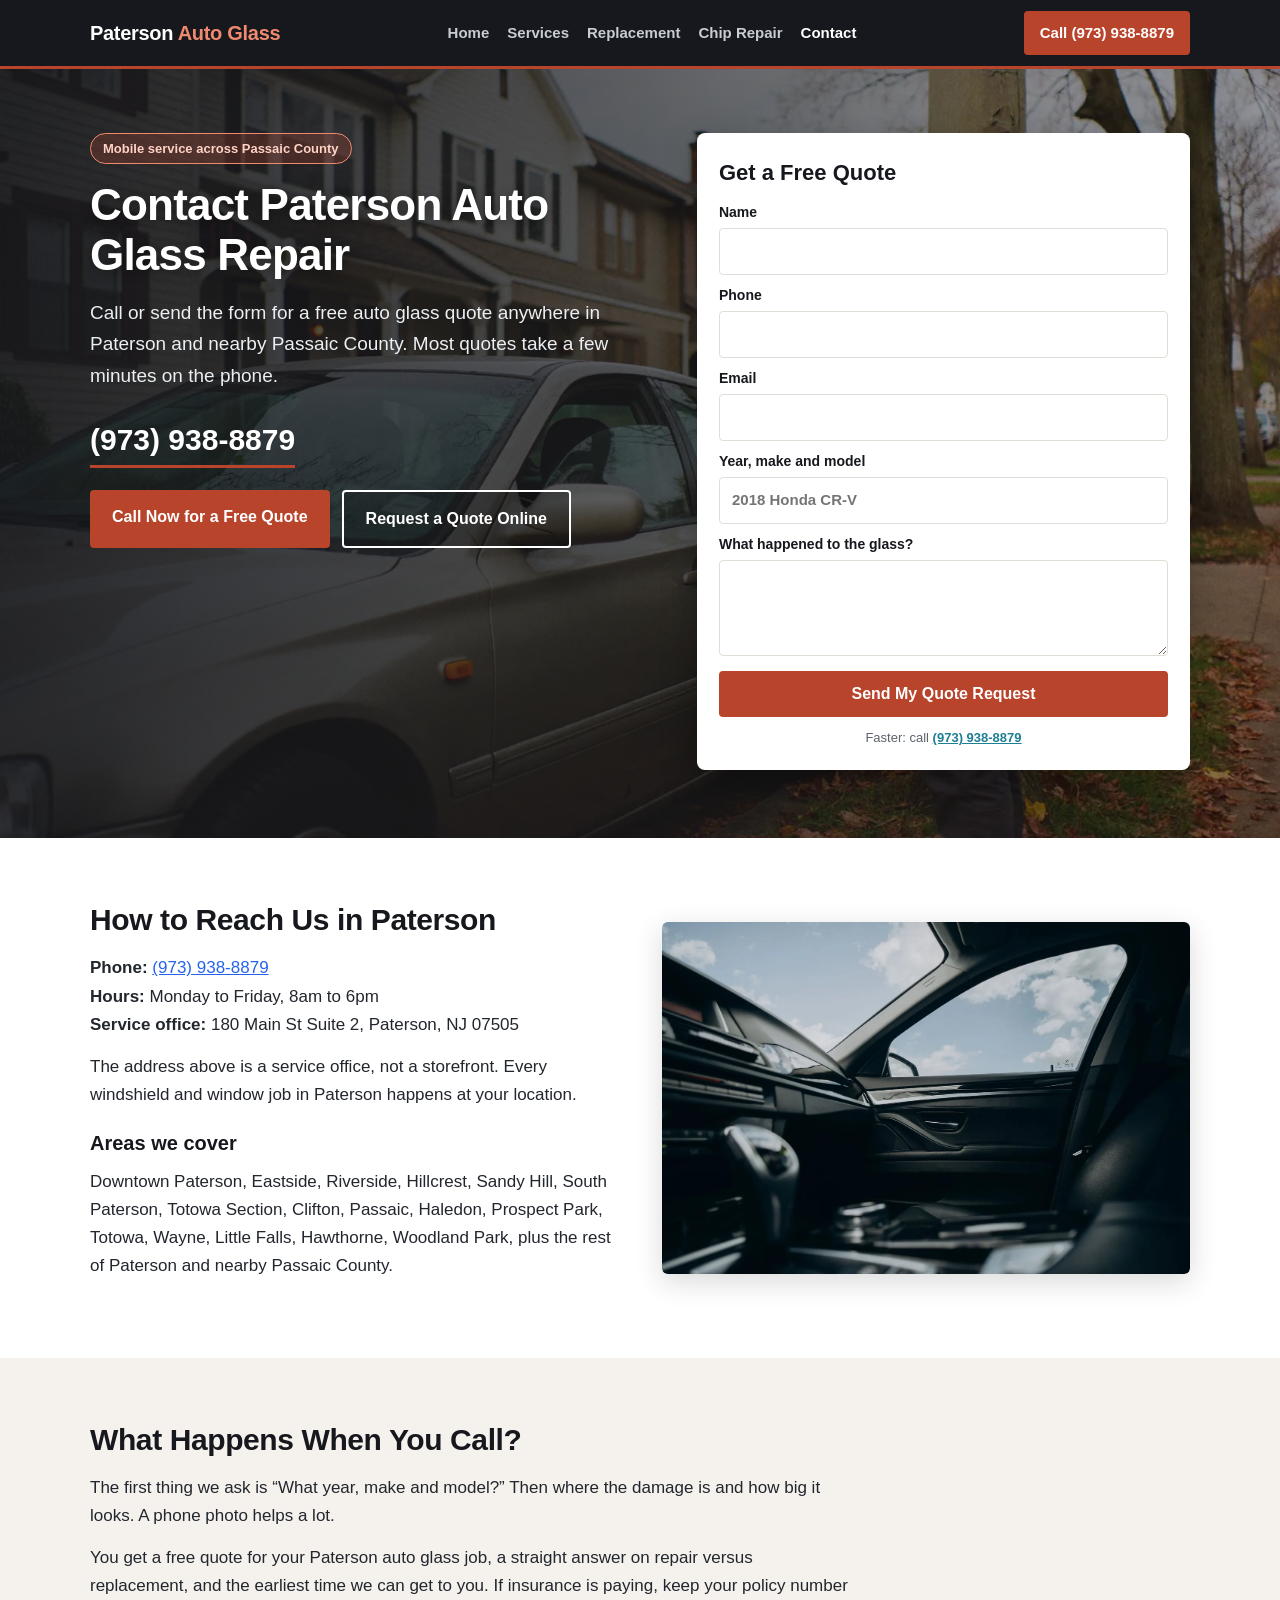
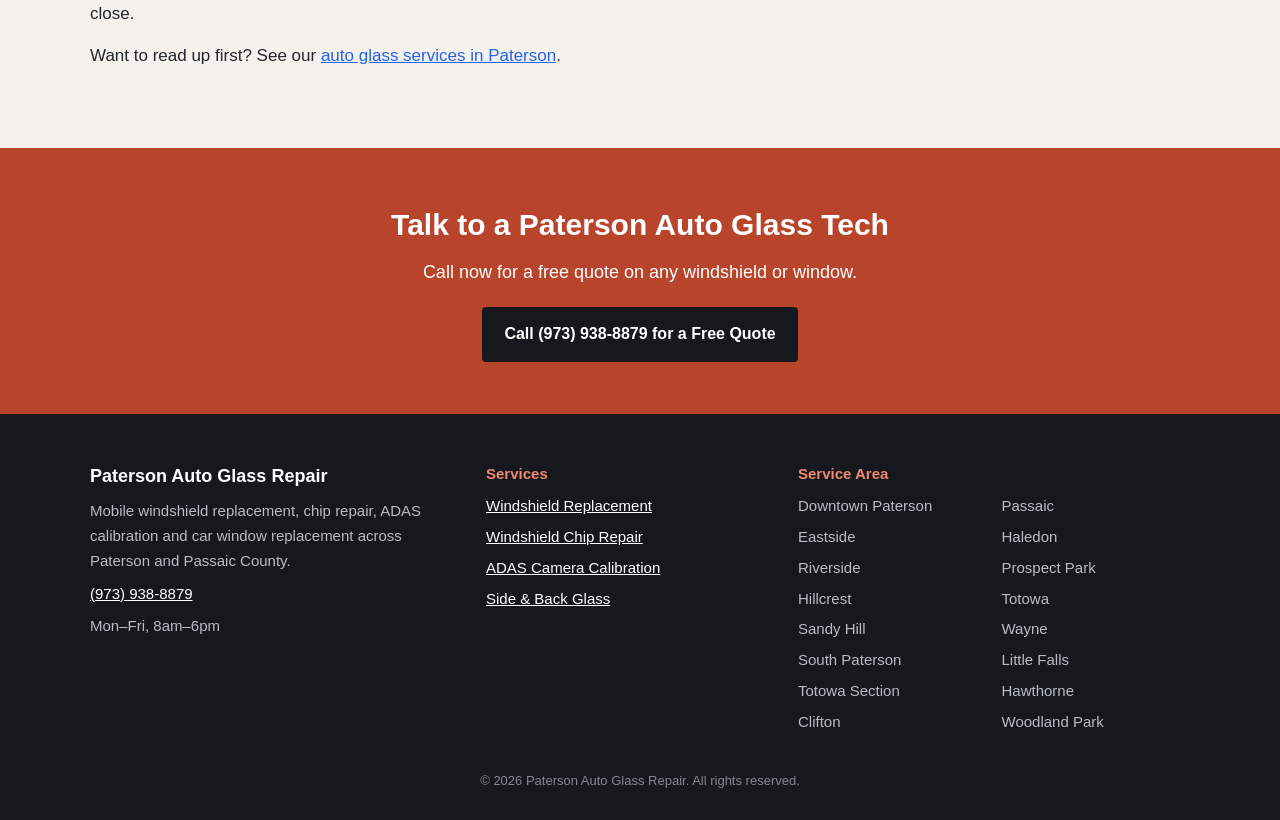
<file: contact.html>
<!DOCTYPE html>
<html lang="en">
<head>
<meta charset="UTF-8">
<meta name="viewport" content="width=device-width, initial-scale=1.0">
<title>Contact Us | Auto Glass Repair in Paterson, NJ</title>
<meta name="description" content="Contact Paterson Auto Glass Repair for a free quote on windshield replacement, chip repair or window glass. Call (973) 938-8879.">
<link rel="canonical" href="https://www.patersonautoglassrepair.com/contact.html">
<link rel="stylesheet" href="styles.css">
<script type="application/ld+json">
{
  "@context": "https://schema.org",
  "@type": "LocalBusiness",
  "name": "Paterson Auto Glass Repair",
  "telephone": "+1-973-938-8879",
  "url": "https://www.patersonautoglassrepair.com/",
  "address": {
    "@type": "PostalAddress",
    "streetAddress": "180 Main St Suite 2",
    "addressLocality": "Paterson",
    "addressRegion": "NJ",
    "postalCode": "07505",
    "addressCountry": "US"
  },
  "areaServed": "Paterson, NJ",
  "description": "Auto glass repair and windshield replacement in Paterson, NJ",
  "openingHours": "Mo-Fr 08:00-18:00"
}
</script>
</head>
<body>
<header class="topbar">
  <div class="wrap bar">
    <a class="logo" href="/">Paterson <span>Auto Glass</span></a>
    <nav class="links"><a href="/">Home</a><a href="services.html">Services</a><a href="windshield-replacement-paterson.html">Replacement</a><a href="windshield-repair-paterson.html">Chip Repair</a><a href="contact.html" class="on">Contact</a></nav>
    <a class="btn-call" href="tel:+19739388879">Call (973) 938-8879</a>
  </div>
</header>

<section class="hero">
  <div class="wrap hero-in">
    <div class="hero-copy">
      <span class="badge">Mobile service across Passaic County</span>
      <h1>Contact Paterson Auto Glass Repair</h1>
      <p class="lead">Call or send the form for a free auto glass quote anywhere in Paterson and nearby Passaic County. Most quotes take a few minutes on the phone.</p>
      <a class="tel-big" href="tel:+19739388879">(973) 938-8879</a>
      <div class="btns">
        <a class="btn" href="tel:+19739388879">Call Now for a Free Quote</a>
        <a class="btn btn-ghost" href="#quote">Request a Quote Online</a>
      </div>
    </div>
    <div id="quote">
<form class="form" action="https://formspree.io/f/xzerkerv" method="POST">
  <h3>Get a Free Quote</h3>
  <input type="hidden" name="_subject" value="New lead - Auto Glass Repair Paterson NJ (contact form)">
  <label>Name<input type="text" name="name" required></label>
  <label>Phone<input type="tel" name="phone" required></label>
  <label>Email<input type="email" name="email"></label>
  <label>Year, make and model<input type="text" name="vehicle" placeholder="2018 Honda CR-V"></label>
  <label>What happened to the glass?<textarea name="message" rows="3"></textarea></label>
  <input type="text" name="_gotcha" style="display:none" tabindex="-1">
  <button class="btn" type="submit">Send My Quote Request</button>
  <p class="fine">Faster: call <a href="tel:+19739388879">(973) 938-8879</a></p>
</form>
    </div>
  </div>
</section>
<section class="section">
  <div class="wrap split">
    <div>
      <h2>How to Reach Us in Paterson</h2>
      <p><strong>Phone:</strong> <a href="tel:+19739388879" style="color: #2563eb; text-decoration: underline;">(973) 938-8879</a><br><strong>Hours:</strong> Monday to Friday, 8am to 6pm<br><strong>Service office:</strong> 180 Main St Suite 2, Paterson, NJ 07505</p>
      <p>The address above is a service office, not a storefront. Every windshield and window job in Paterson happens at your location.</p>
      <h3>Areas we cover</h3>
      <p>Downtown Paterson, Eastside, Riverside, Hillcrest, Sandy Hill, South Paterson, Totowa Section, Clifton, Passaic, Haledon, Prospect Park, Totowa, Wayne, Little Falls, Hawthorne, Woodland Park, plus the rest of Paterson and nearby Passaic County.</p>
    </div>
    <img src="car-door-window-paterson.webp" alt="Car window replacement in Paterson" width="1400" height="935" loading="lazy">
  </div>
</section>
<section class="section alt">
  <div class="wrap">
    <h2>What Happens When You Call?</h2>
    <p>The first thing we ask is &ldquo;What year, make and model?&rdquo; Then where the damage is and how big it looks. A phone photo helps a lot.</p>
    <p>You get a free quote for your Paterson auto glass job, a straight answer on repair versus replacement, and the earliest time we can get to you. If insurance is paying, keep your policy number close.</p>
    <p>Want to read up first? See our <a href="services.html" style="color: #2563eb; text-decoration: underline;">auto glass services in Paterson</a>.</p>
  </div>
</section>
<section class="cta-band">
  <div class="wrap">
    <h2>Talk to a Paterson Auto Glass Tech</h2>
    <p>Call now for a free quote on any windshield or window.</p>
    <a class="btn btn-dark" href="tel:+19739388879">Call (973) 938-8879 for a Free Quote</a>
  </div>
</section>

<footer class="foot">
  <div class="wrap foot-grid">
    <div>
      <p class="foot-name">Paterson Auto Glass Repair</p>
      <p>Mobile windshield replacement, chip repair, ADAS calibration and car window replacement across Paterson and Passaic County.</p>
      <p><a href="tel:+19739388879">(973) 938-8879</a></p>
      <p>Mon&ndash;Fri, 8am&ndash;6pm</p>
    </div>
    <div>
      <p class="foot-head">Services</p>
      <ul>
        <li><a href="windshield-replacement-paterson.html">Windshield Replacement</a></li>
        <li><a href="windshield-repair-paterson.html">Windshield Chip Repair</a></li>
        <li><a href="adas-calibration-paterson.html">ADAS Camera Calibration</a></li>
        <li><a href="car-window-replacement-paterson.html">Side &amp; Back Glass</a></li>
      </ul>
    </div>
    <div>
      <p class="foot-head">Service Area</p>
      <ul class="cols"><li>Downtown Paterson</li><li>Eastside</li><li>Riverside</li><li>Hillcrest</li><li>Sandy Hill</li><li>South Paterson</li><li>Totowa Section</li><li>Clifton</li><li>Passaic</li><li>Haledon</li><li>Prospect Park</li><li>Totowa</li><li>Wayne</li><li>Little Falls</li><li>Hawthorne</li><li>Woodland Park</li></ul>
    </div>
  </div>
  <p class="copy">&copy; 2026 Paterson Auto Glass Repair. All rights reserved.</p>
</footer>
</body>
</html>
</file>
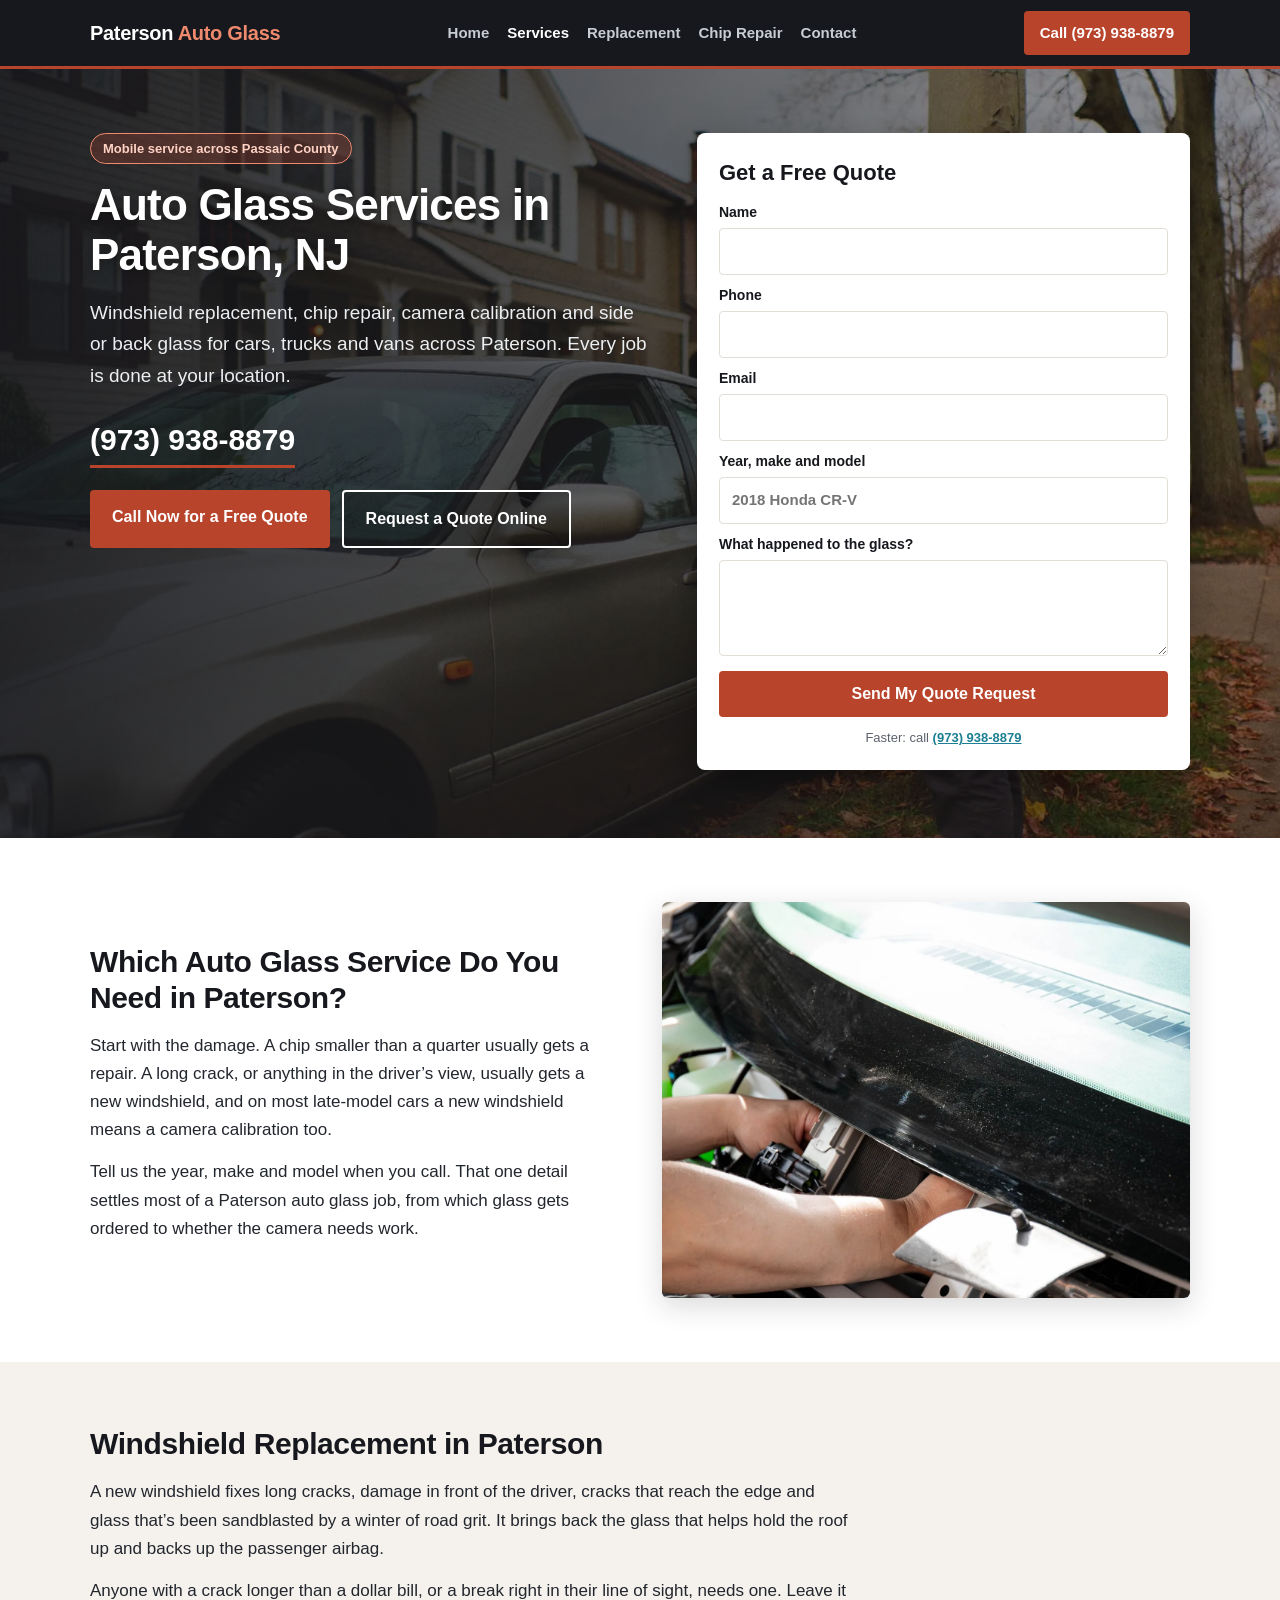
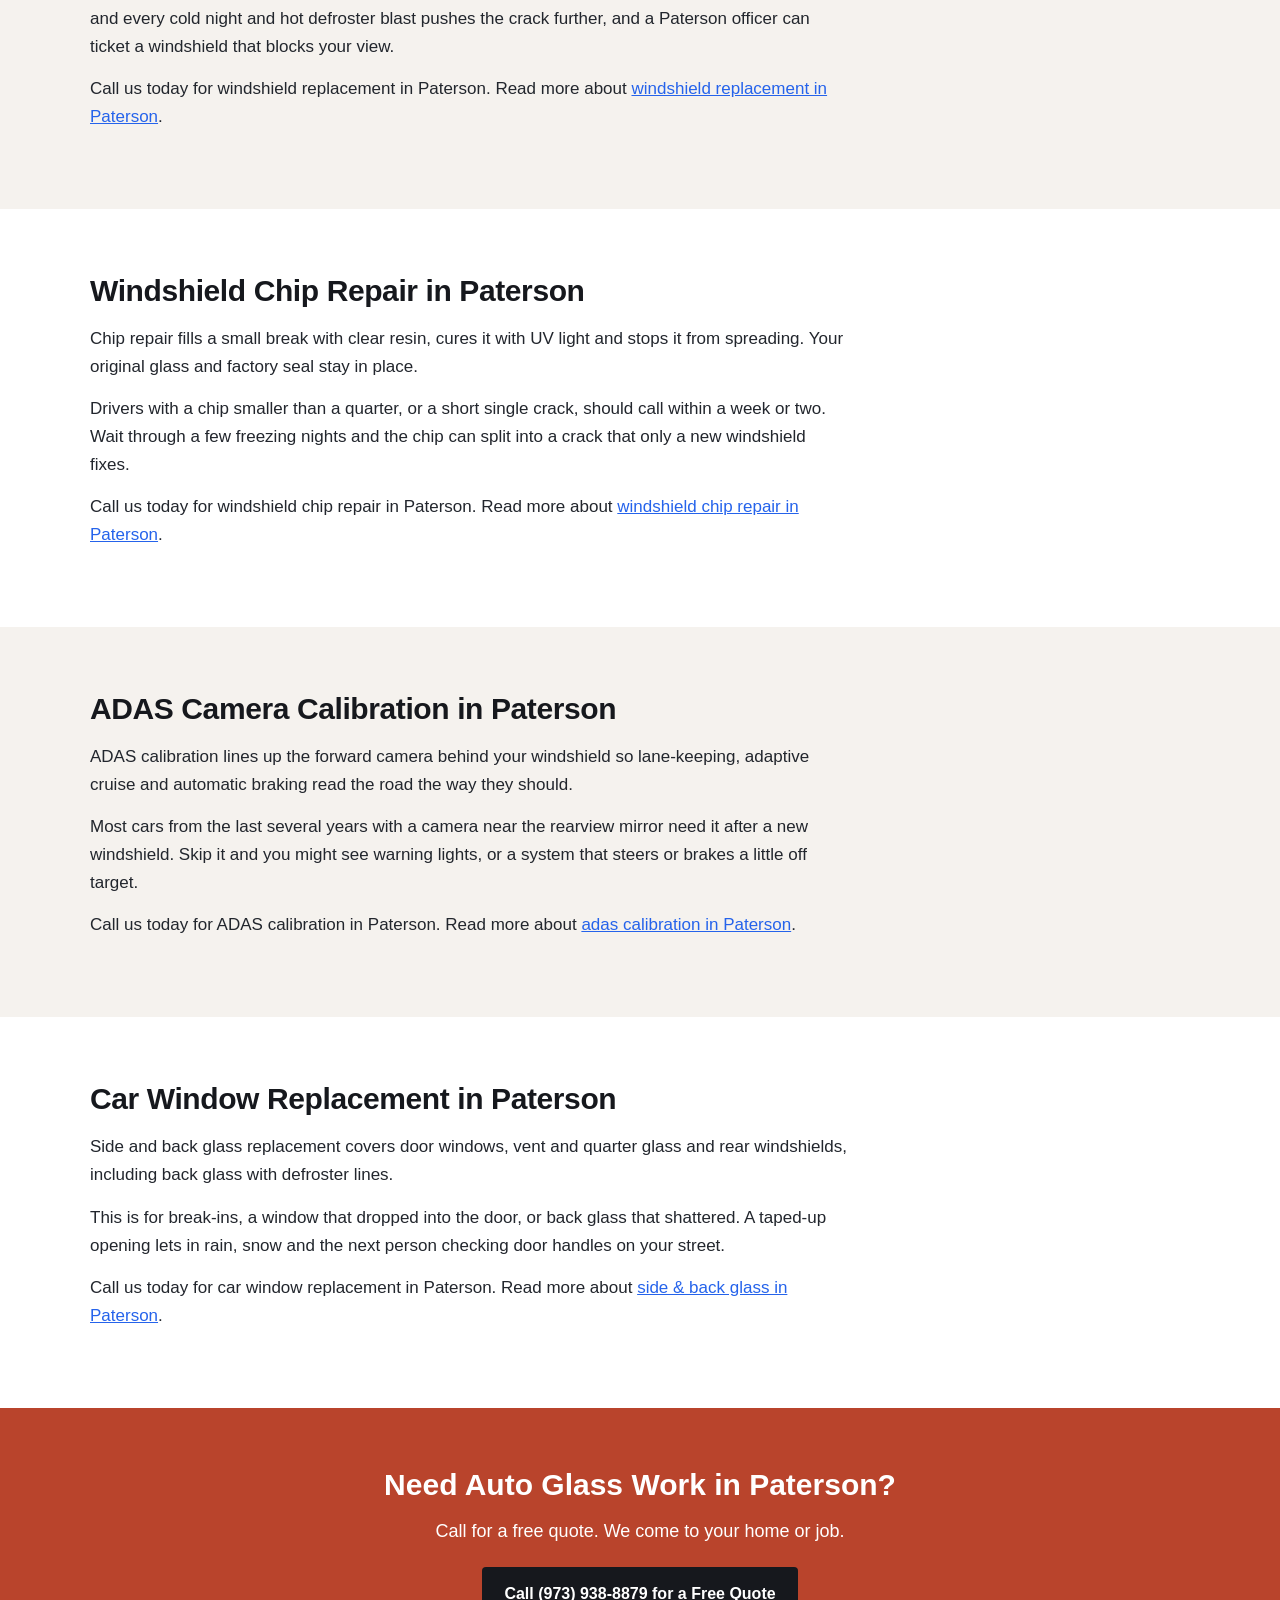
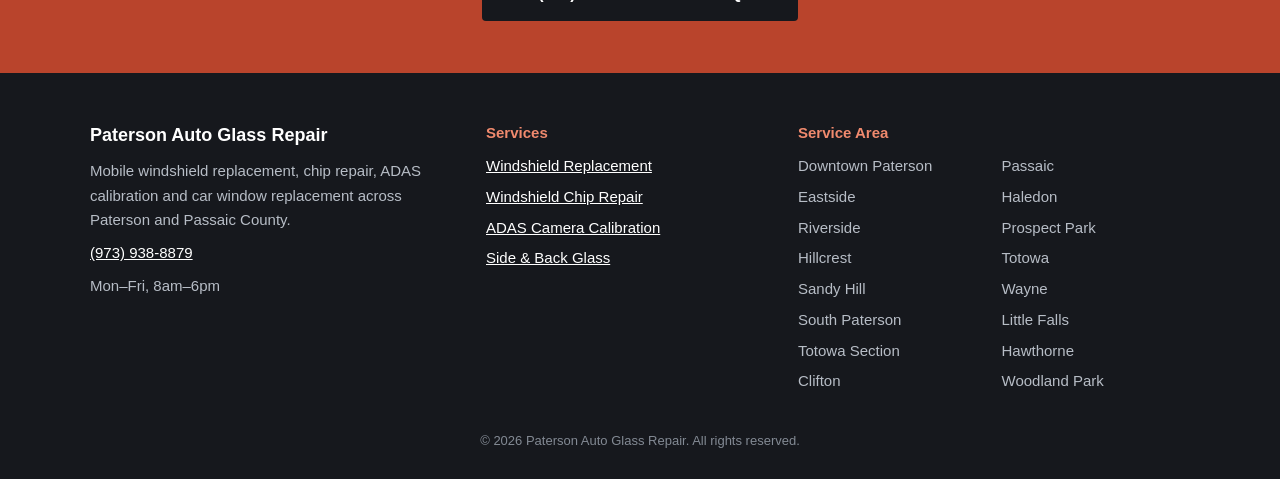
<file: services.html>
<!DOCTYPE html>
<html lang="en">
<head>
<meta charset="UTF-8">
<meta name="viewport" content="width=device-width, initial-scale=1.0">
<title>Auto Glass Services in Paterson, NJ | Mobile</title>
<meta name="description" content="Windshield replacement, chip repair, ADAS calibration and side or back glass in Paterson, NJ. Mobile service at your home or job.">
<link rel="canonical" href="https://www.patersonautoglassrepair.com/services.html">
<link rel="stylesheet" href="styles.css">
<script type="application/ld+json">
{
  "@context": "https://schema.org",
  "@type": "LocalBusiness",
  "name": "Paterson Auto Glass Repair",
  "telephone": "+1-973-938-8879",
  "url": "https://www.patersonautoglassrepair.com/",
  "address": {
    "@type": "PostalAddress",
    "streetAddress": "180 Main St Suite 2",
    "addressLocality": "Paterson",
    "addressRegion": "NJ",
    "postalCode": "07505",
    "addressCountry": "US"
  },
  "areaServed": "Paterson, NJ",
  "description": "Auto glass repair and windshield replacement in Paterson, NJ",
  "openingHours": "Mo-Fr 08:00-18:00"
}
</script>
<script type="application/ld+json">
{
  "@context": "https://schema.org",
  "@type": "Service",
  "serviceType": "Windshield Replacement",
  "areaServed": "Paterson",
  "provider": {
    "@type": "LocalBusiness",
    "name": "Paterson Auto Glass Repair"
  }
}
</script>
<script type="application/ld+json">
{
  "@context": "https://schema.org",
  "@type": "Service",
  "serviceType": "Windshield Chip Repair",
  "areaServed": "Paterson",
  "provider": {
    "@type": "LocalBusiness",
    "name": "Paterson Auto Glass Repair"
  }
}
</script>
<script type="application/ld+json">
{
  "@context": "https://schema.org",
  "@type": "Service",
  "serviceType": "ADAS Calibration",
  "areaServed": "Paterson",
  "provider": {
    "@type": "LocalBusiness",
    "name": "Paterson Auto Glass Repair"
  }
}
</script>
<script type="application/ld+json">
{
  "@context": "https://schema.org",
  "@type": "Service",
  "serviceType": "Side & Back Glass",
  "areaServed": "Paterson",
  "provider": {
    "@type": "LocalBusiness",
    "name": "Paterson Auto Glass Repair"
  }
}
</script>
</head>
<body>
<header class="topbar">
  <div class="wrap bar">
    <a class="logo" href="/">Paterson <span>Auto Glass</span></a>
    <nav class="links"><a href="/">Home</a><a href="services.html" class="on">Services</a><a href="windshield-replacement-paterson.html">Replacement</a><a href="windshield-repair-paterson.html">Chip Repair</a><a href="contact.html">Contact</a></nav>
    <a class="btn-call" href="tel:+19739388879">Call (973) 938-8879</a>
  </div>
</header>

<section class="hero">
  <div class="wrap hero-in">
    <div class="hero-copy">
      <span class="badge">Mobile service across Passaic County</span>
      <h1>Auto Glass Services in Paterson, NJ</h1>
      <p class="lead">Windshield replacement, chip repair, camera calibration and side or back glass for cars, trucks and vans across Paterson. Every job is done at your location.</p>
      <a class="tel-big" href="tel:+19739388879">(973) 938-8879</a>
      <div class="btns">
        <a class="btn" href="tel:+19739388879">Call Now for a Free Quote</a>
        <a class="btn btn-ghost" href="#quote">Request a Quote Online</a>
      </div>
    </div>
    <div id="quote">
<form class="form" action="https://formspree.io/f/xzerkerv" method="POST">
  <h3>Get a Free Quote</h3>
  <input type="hidden" name="_subject" value="New lead - Auto Glass Repair Paterson NJ (services page)">
  <label>Name<input type="text" name="name" required></label>
  <label>Phone<input type="tel" name="phone" required></label>
  <label>Email<input type="email" name="email"></label>
  <label>Year, make and model<input type="text" name="vehicle" placeholder="2018 Honda CR-V"></label>
  <label>What happened to the glass?<textarea name="message" rows="3"></textarea></label>
  <input type="text" name="_gotcha" style="display:none" tabindex="-1">
  <button class="btn" type="submit">Send My Quote Request</button>
  <p class="fine">Faster: call <a href="tel:+19739388879">(973) 938-8879</a></p>
</form>
    </div>
  </div>
</section>
<section class="section">
  <div class="wrap split">
    <div>
      <h2>Which Auto Glass Service Do You Need in Paterson?</h2>
      <p>Start with the damage. A chip smaller than a quarter usually gets a repair. A long crack, or anything in the driver&rsquo;s view, usually gets a new windshield, and on most late-model cars a new windshield means a camera calibration too.</p>
      <p>Tell us the year, make and model when you call. That one detail settles most of a Paterson auto glass job, from which glass gets ordered to whether the camera needs work.</p>
    </div>
    <img src="windshield-install-paterson.webp" alt="Auto glass replacement service in Paterson" width="1400" height="1050" loading="lazy">
  </div>
</section>

<section class="section alt">
  <div class="wrap">
    <h2>Windshield Replacement in Paterson</h2>
    <p>A new windshield fixes long cracks, damage in front of the driver, cracks that reach the edge and glass that&rsquo;s been sandblasted by a winter of road grit. It brings back the glass that helps hold the roof up and backs up the passenger airbag.</p>
    <p>Anyone with a crack longer than a dollar bill, or a break right in their line of sight, needs one. Leave it and every cold night and hot defroster blast pushes the crack further, and a Paterson officer can ticket a windshield that blocks your view.</p>
    <p>Call us today for windshield replacement in Paterson. Read more about <a href="windshield-replacement-paterson.html" style="color: #2563eb; text-decoration: underline;">windshield replacement in Paterson</a>.</p>
  </div>
</section>
<section class="section">
  <div class="wrap">
    <h2>Windshield Chip Repair in Paterson</h2>
    <p>Chip repair fills a small break with clear resin, cures it with UV light and stops it from spreading. Your original glass and factory seal stay in place.</p>
    <p>Drivers with a chip smaller than a quarter, or a short single crack, should call within a week or two. Wait through a few freezing nights and the chip can split into a crack that only a new windshield fixes.</p>
    <p>Call us today for windshield chip repair in Paterson. Read more about <a href="windshield-repair-paterson.html" style="color: #2563eb; text-decoration: underline;">windshield chip repair in Paterson</a>.</p>
  </div>
</section>
<section class="section alt">
  <div class="wrap">
    <h2>ADAS Camera Calibration in Paterson</h2>
    <p>ADAS calibration lines up the forward camera behind your windshield so lane-keeping, adaptive cruise and automatic braking read the road the way they should.</p>
    <p>Most cars from the last several years with a camera near the rearview mirror need it after a new windshield. Skip it and you might see warning lights, or a system that steers or brakes a little off target.</p>
    <p>Call us today for ADAS calibration in Paterson. Read more about <a href="adas-calibration-paterson.html" style="color: #2563eb; text-decoration: underline;">adas calibration in Paterson</a>.</p>
  </div>
</section>
<section class="section">
  <div class="wrap">
    <h2>Car Window Replacement in Paterson</h2>
    <p>Side and back glass replacement covers door windows, vent and quarter glass and rear windshields, including back glass with defroster lines.</p>
    <p>This is for break-ins, a window that dropped into the door, or back glass that shattered. A taped-up opening lets in rain, snow and the next person checking door handles on your street.</p>
    <p>Call us today for car window replacement in Paterson. Read more about <a href="car-window-replacement-paterson.html" style="color: #2563eb; text-decoration: underline;">side &amp; back glass in Paterson</a>.</p>
  </div>
</section>
<section class="cta-band">
  <div class="wrap">
    <h2>Need Auto Glass Work in Paterson?</h2>
    <p>Call for a free quote. We come to your home or job.</p>
    <a class="btn btn-dark" href="tel:+19739388879">Call (973) 938-8879 for a Free Quote</a>
  </div>
</section>

<footer class="foot">
  <div class="wrap foot-grid">
    <div>
      <p class="foot-name">Paterson Auto Glass Repair</p>
      <p>Mobile windshield replacement, chip repair, ADAS calibration and car window replacement across Paterson and Passaic County.</p>
      <p><a href="tel:+19739388879">(973) 938-8879</a></p>
      <p>Mon&ndash;Fri, 8am&ndash;6pm</p>
    </div>
    <div>
      <p class="foot-head">Services</p>
      <ul>
        <li><a href="windshield-replacement-paterson.html">Windshield Replacement</a></li>
        <li><a href="windshield-repair-paterson.html">Windshield Chip Repair</a></li>
        <li><a href="adas-calibration-paterson.html">ADAS Camera Calibration</a></li>
        <li><a href="car-window-replacement-paterson.html">Side &amp; Back Glass</a></li>
      </ul>
    </div>
    <div>
      <p class="foot-head">Service Area</p>
      <ul class="cols"><li>Downtown Paterson</li><li>Eastside</li><li>Riverside</li><li>Hillcrest</li><li>Sandy Hill</li><li>South Paterson</li><li>Totowa Section</li><li>Clifton</li><li>Passaic</li><li>Haledon</li><li>Prospect Park</li><li>Totowa</li><li>Wayne</li><li>Little Falls</li><li>Hawthorne</li><li>Woodland Park</li></ul>
    </div>
  </div>
  <p class="copy">&copy; 2026 Paterson Auto Glass Repair. All rights reserved.</p>
</footer>
</body>
</html>
</file>
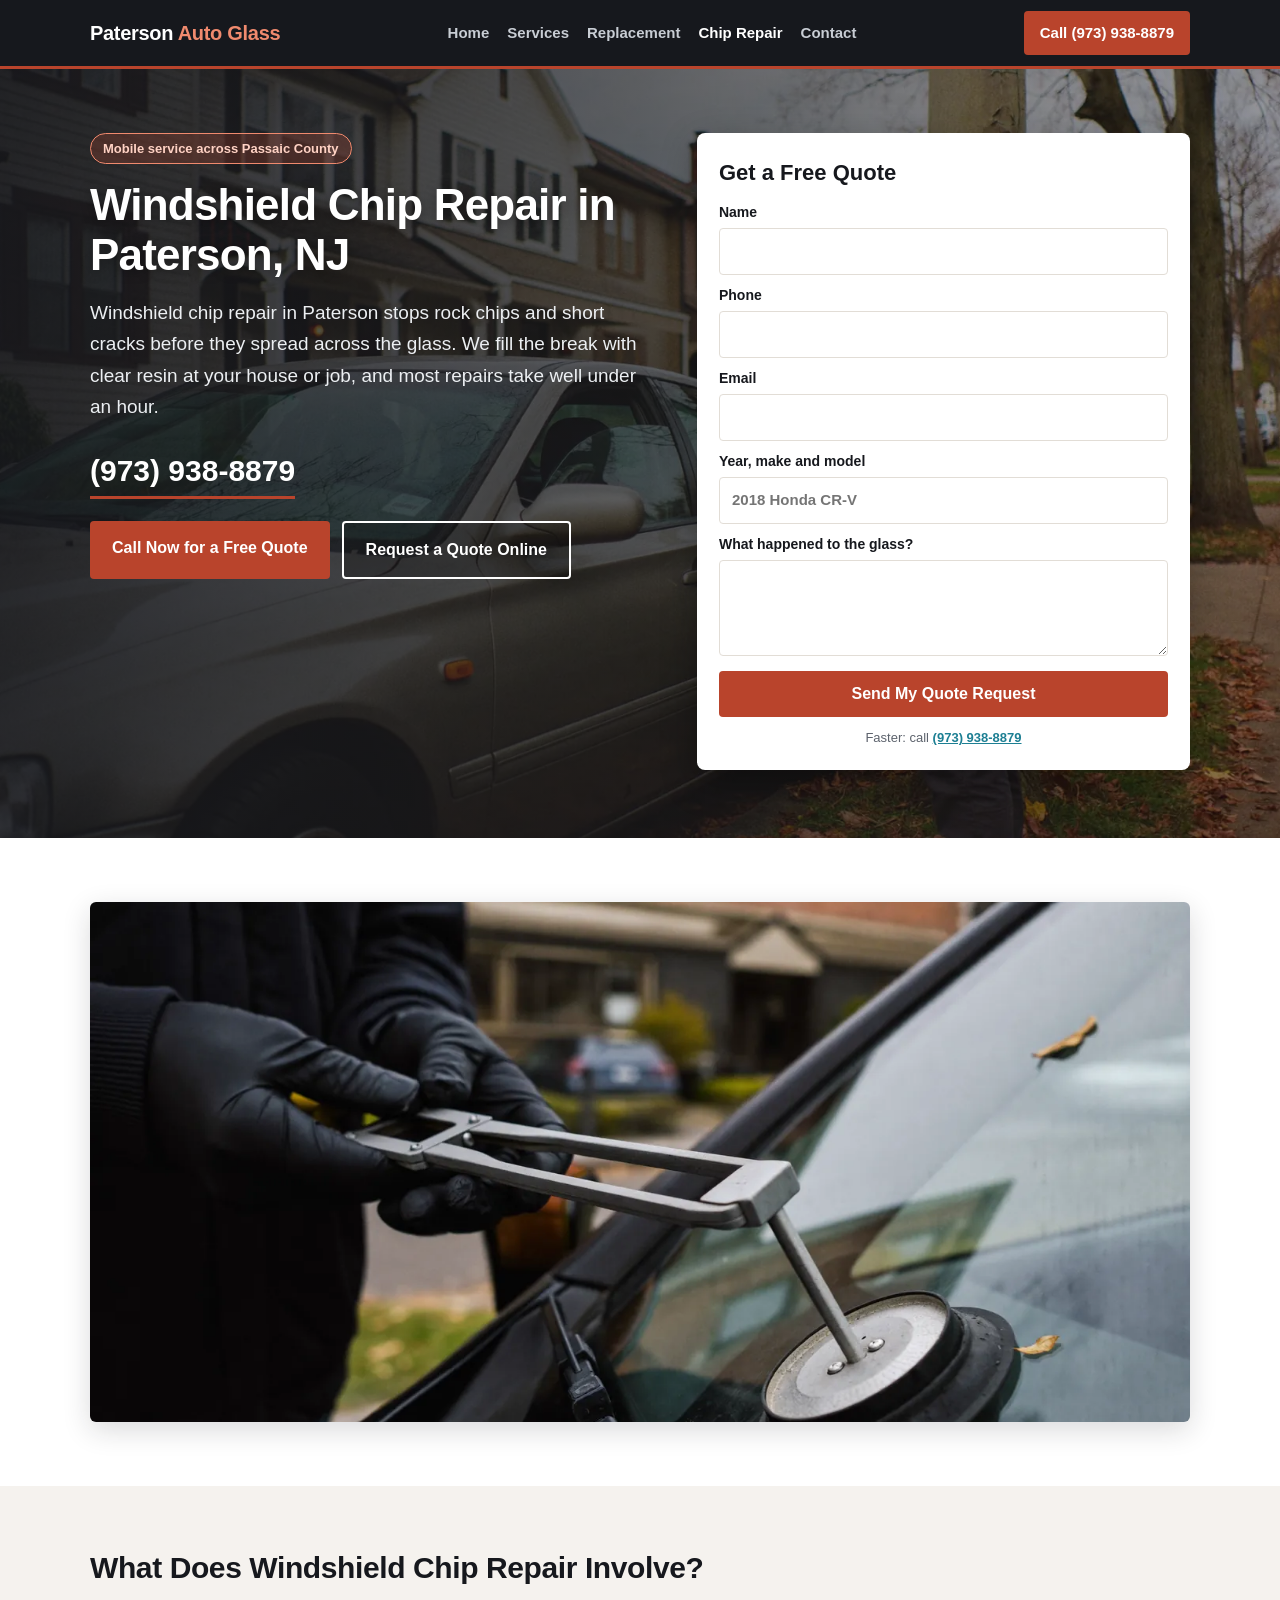
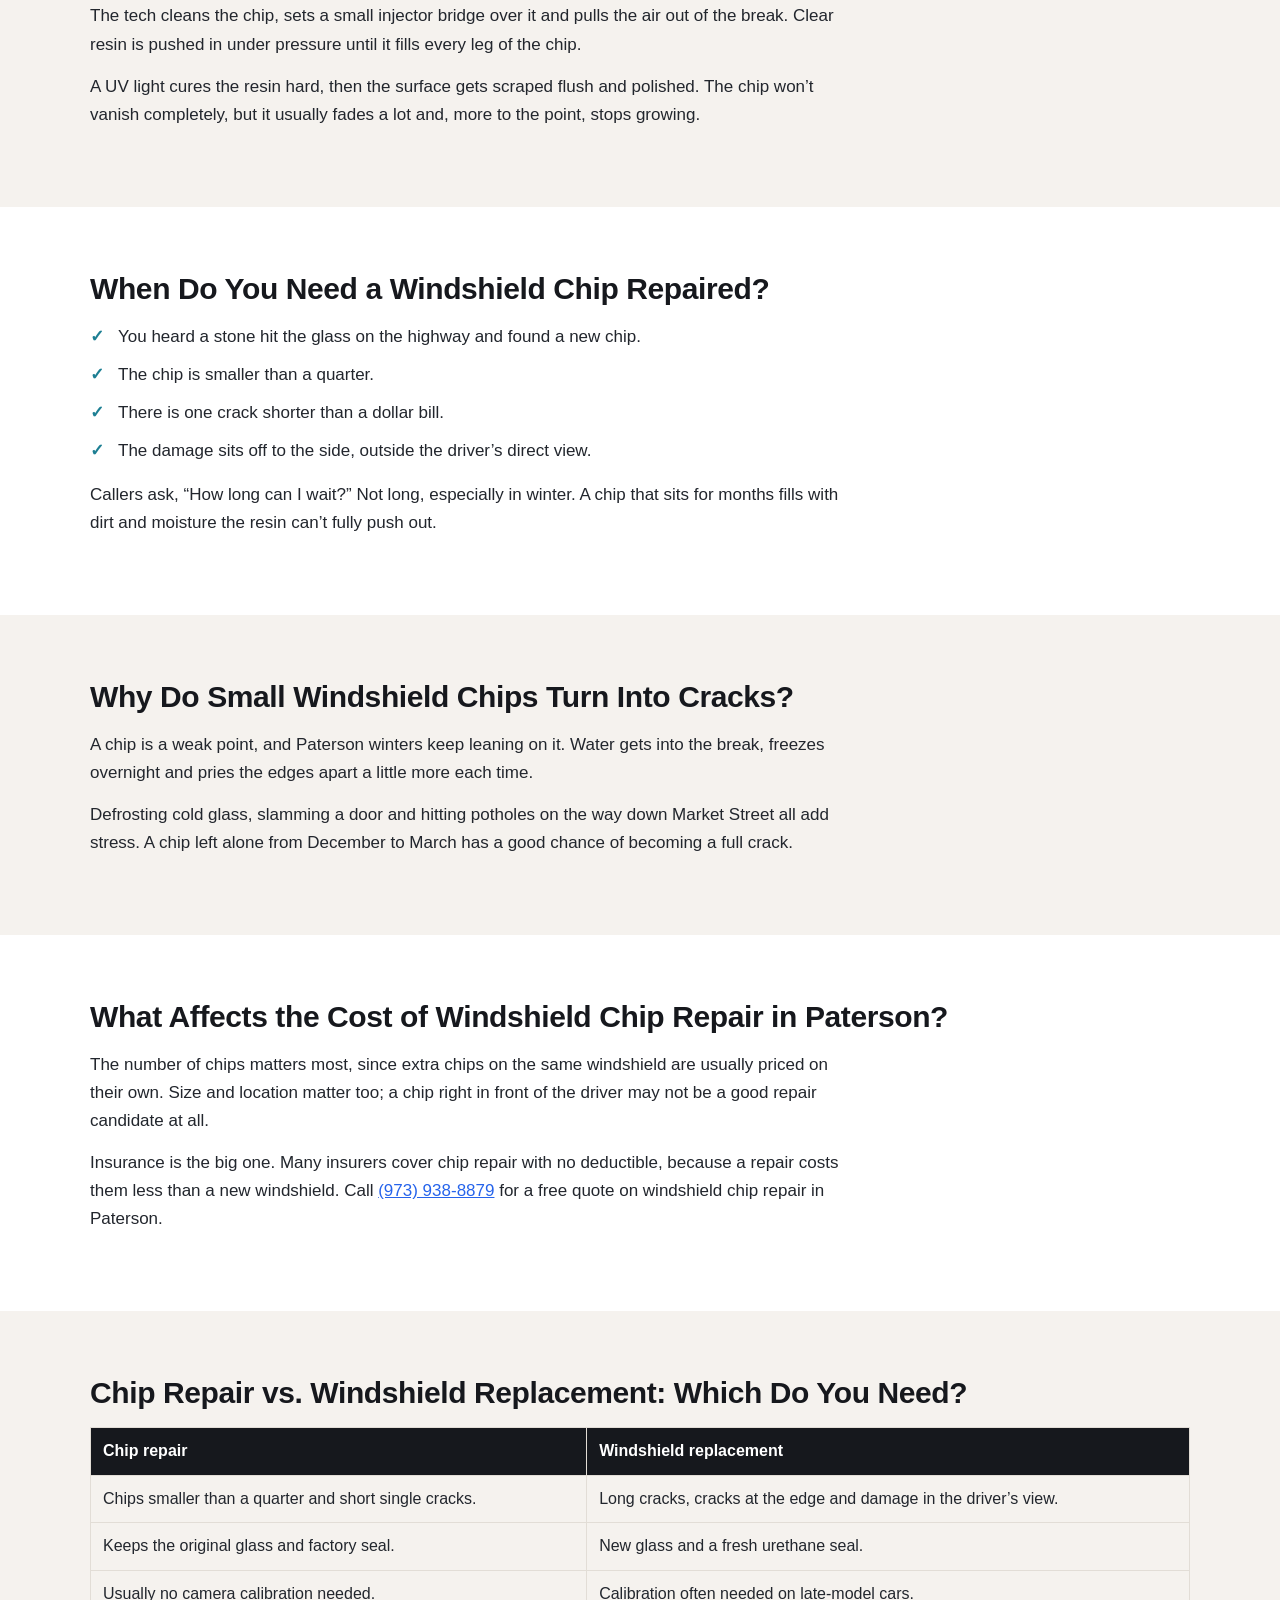
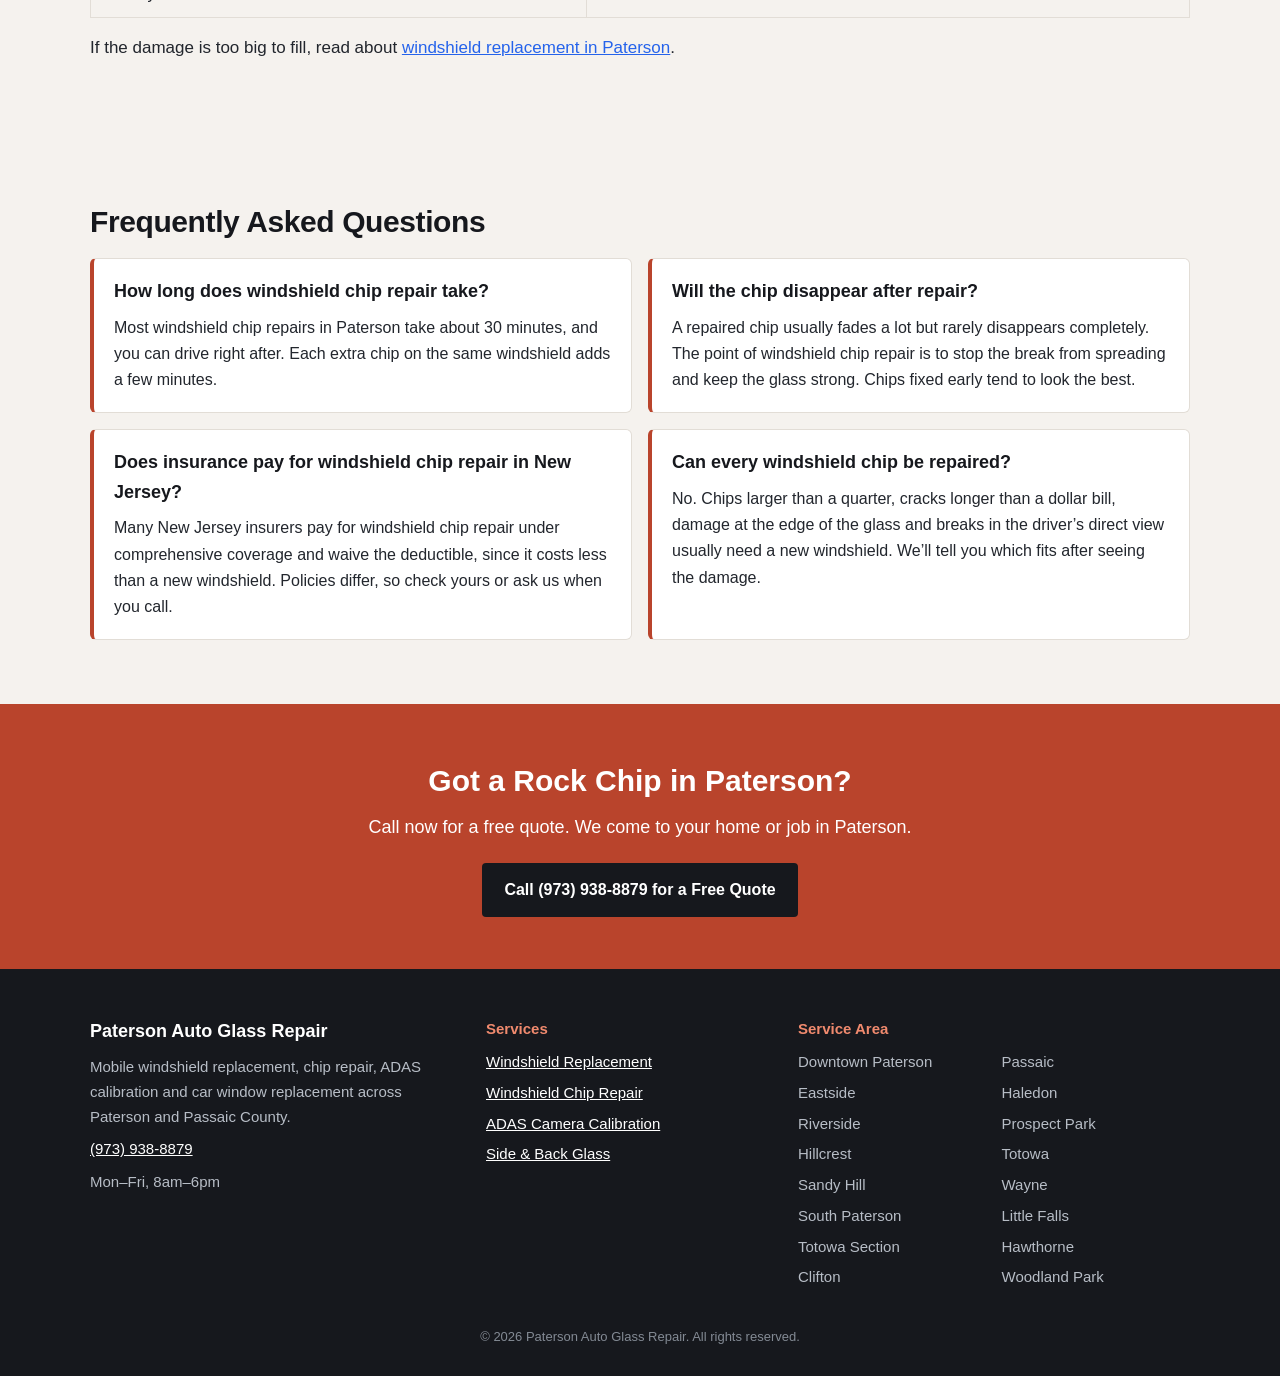
<file: windshield-repair-paterson.html>
<!DOCTYPE html>
<html lang="en">
<head>
<meta charset="UTF-8">
<meta name="viewport" content="width=device-width, initial-scale=1.0">
<title>Windshield Chip Repair in Paterson, NJ | Mobile</title>
<meta name="description" content="Windshield chip repair in Paterson, NJ. We fill rock chips and short cracks with resin at your home or job before they spread. Free quote.">
<link rel="canonical" href="https://www.patersonautoglassrepair.com/windshield-repair-paterson.html">
<link rel="stylesheet" href="styles.css">
<script type="application/ld+json">
{
  "@context": "https://schema.org",
  "@type": "LocalBusiness",
  "name": "Paterson Auto Glass Repair",
  "telephone": "+1-973-938-8879",
  "url": "https://www.patersonautoglassrepair.com/",
  "address": {
    "@type": "PostalAddress",
    "streetAddress": "180 Main St Suite 2",
    "addressLocality": "Paterson",
    "addressRegion": "NJ",
    "postalCode": "07505",
    "addressCountry": "US"
  },
  "areaServed": "Paterson, NJ",
  "description": "Auto glass repair and windshield replacement in Paterson, NJ",
  "openingHours": "Mo-Fr 08:00-18:00"
}
</script>
<script type="application/ld+json">
{
  "@context": "https://schema.org",
  "@type": "FAQPage",
  "mainEntity": [
    {
      "@type": "Question",
      "name": "How long does windshield chip repair take?",
      "acceptedAnswer": {
        "@type": "Answer",
        "text": "Most windshield chip repairs in Paterson take about 30 minutes, and you can drive right after. Each extra chip on the same windshield adds a few minutes."
      }
    },
    {
      "@type": "Question",
      "name": "Will the chip disappear after repair?",
      "acceptedAnswer": {
        "@type": "Answer",
        "text": "A repaired chip usually fades a lot but rarely disappears completely. The point of windshield chip repair is to stop the break from spreading and keep the glass strong. Chips fixed early tend to look the best."
      }
    },
    {
      "@type": "Question",
      "name": "Does insurance pay for windshield chip repair in New Jersey?",
      "acceptedAnswer": {
        "@type": "Answer",
        "text": "Many New Jersey insurers pay for windshield chip repair under comprehensive coverage and waive the deductible, since it costs less than a new windshield. Policies differ, so check yours or ask us when you call."
      }
    },
    {
      "@type": "Question",
      "name": "Can every windshield chip be repaired?",
      "acceptedAnswer": {
        "@type": "Answer",
        "text": "No. Chips larger than a quarter, cracks longer than a dollar bill, damage at the edge of the glass and breaks in the driver\u2019s direct view usually need a new windshield. We\u2019ll tell you which fits after seeing the damage."
      }
    }
  ]
}
</script>
</head>
<body>
<header class="topbar">
  <div class="wrap bar">
    <a class="logo" href="/">Paterson <span>Auto Glass</span></a>
    <nav class="links"><a href="/">Home</a><a href="services.html">Services</a><a href="windshield-replacement-paterson.html">Replacement</a><a href="windshield-repair-paterson.html" class="on">Chip Repair</a><a href="contact.html">Contact</a></nav>
    <a class="btn-call" href="tel:+19739388879">Call (973) 938-8879</a>
  </div>
</header>

<section class="hero">
  <div class="wrap hero-in">
    <div class="hero-copy">
      <span class="badge">Mobile service across Passaic County</span>
      <h1>Windshield Chip Repair in Paterson, NJ</h1>
      <p class="lead">Windshield chip repair in Paterson stops rock chips and short cracks before they spread across the glass. We fill the break with clear resin at your house or job, and most repairs take well under an hour.</p>
      <a class="tel-big" href="tel:+19739388879">(973) 938-8879</a>
      <div class="btns">
        <a class="btn" href="tel:+19739388879">Call Now for a Free Quote</a>
        <a class="btn btn-ghost" href="#quote">Request a Quote Online</a>
      </div>
    </div>
    <div id="quote">
<form class="form" action="https://formspree.io/f/xzerkerv" method="POST">
  <h3>Get a Free Quote</h3>
  <input type="hidden" name="_subject" value="New lead - Auto Glass Repair Paterson NJ (windshield-repair-paterson)">
  <label>Name<input type="text" name="name" required></label>
  <label>Phone<input type="tel" name="phone" required></label>
  <label>Email<input type="email" name="email"></label>
  <label>Year, make and model<input type="text" name="vehicle" placeholder="2018 Honda CR-V"></label>
  <label>What happened to the glass?<textarea name="message" rows="3"></textarea></label>
  <input type="text" name="_gotcha" style="display:none" tabindex="-1">
  <button class="btn" type="submit">Send My Quote Request</button>
  <p class="fine">Faster: call <a href="tel:+19739388879">(973) 938-8879</a></p>
</form>
    </div>
  </div>
</section>
<section class="section">
  <div class="wrap figure"><img src="windshield-chip-repair-paterson.webp" alt="Windshield chip repair in Paterson with resin bridge tool" width="1400" height="933" loading="lazy"></div>
</section>

<section class="section alt">
  <div class="wrap">
    <h2>What Does Windshield Chip Repair Involve?</h2>
<p>The tech cleans the chip, sets a small injector bridge over it and pulls the air out of the break. Clear resin is pushed in under pressure until it fills every leg of the chip.</p>
<p>A UV light cures the resin hard, then the surface gets scraped flush and polished. The chip won&rsquo;t vanish completely, but it usually fades a lot and, more to the point, stops growing.</p>
  </div>
</section>
<section class="section">
  <div class="wrap">
    <h2>When Do You Need a Windshield Chip Repaired?</h2>
<ul class="ticks">
<li>You heard a stone hit the glass on the highway and found a new chip.</li>
<li>The chip is smaller than a quarter.</li>
<li>There is one crack shorter than a dollar bill.</li>
<li>The damage sits off to the side, outside the driver&rsquo;s direct view.</li>
</ul>
<p>Callers ask, &ldquo;How long can I wait?&rdquo; Not long, especially in winter. A chip that sits for months fills with dirt and moisture the resin can&rsquo;t fully push out.</p>
  </div>
</section>
<section class="section alt">
  <div class="wrap">
    <h2>Why Do Small Windshield Chips Turn Into Cracks?</h2>
<p>A chip is a weak point, and Paterson winters keep leaning on it. Water gets into the break, freezes overnight and pries the edges apart a little more each time.</p>
<p>Defrosting cold glass, slamming a door and hitting potholes on the way down Market Street all add stress. A chip left alone from December to March has a good chance of becoming a full crack.</p>
  </div>
</section>
<section class="section">
  <div class="wrap">
    <h2>What Affects the Cost of Windshield Chip Repair in Paterson?</h2>
<p>The number of chips matters most, since extra chips on the same windshield are usually priced on their own. Size and location matter too; a chip right in front of the driver may not be a good repair candidate at all.</p>
<p>Insurance is the big one. Many insurers cover chip repair with no deductible, because a repair costs them less than a new windshield. Call <a href="tel:+19739388879" style="color: #2563eb; text-decoration: underline;">(973) 938-8879</a> for a free quote on windshield chip repair in Paterson.</p>
  </div>
</section>
<section class="section alt">
  <div class="wrap">
    <h2>Chip Repair vs. Windshield Replacement: Which Do You Need?</h2>
<table class="compare">
<tr><th>Chip repair</th><th>Windshield replacement</th></tr>
<tr><td>Chips smaller than a quarter and short single cracks.</td><td>Long cracks, cracks at the edge and damage in the driver&rsquo;s view.</td></tr>
<tr><td>Keeps the original glass and factory seal.</td><td>New glass and a fresh urethane seal.</td></tr>
<tr><td>Usually no camera calibration needed.</td><td>Calibration often needed on late-model cars.</td></tr>
</table>
<p>If the damage is too big to fill, read about <a href="windshield-replacement-paterson.html" style="color: #2563eb; text-decoration: underline;">windshield replacement in Paterson</a>.</p>
  </div>
</section>
<section class="section alt" id="faq">
  <div class="wrap">
    <h2>Frequently Asked Questions</h2>
    <div class="faq-grid">
<div class="faq-card"><h3>How long does windshield chip repair take?</h3><p>Most windshield chip repairs in Paterson take about 30 minutes, and you can drive right after. Each extra chip on the same windshield adds a few minutes.</p></div>
<div class="faq-card"><h3>Will the chip disappear after repair?</h3><p>A repaired chip usually fades a lot but rarely disappears completely. The point of windshield chip repair is to stop the break from spreading and keep the glass strong. Chips fixed early tend to look the best.</p></div>
<div class="faq-card"><h3>Does insurance pay for windshield chip repair in New Jersey?</h3><p>Many New Jersey insurers pay for windshield chip repair under comprehensive coverage and waive the deductible, since it costs less than a new windshield. Policies differ, so check yours or ask us when you call.</p></div>
<div class="faq-card"><h3>Can every windshield chip be repaired?</h3><p>No. Chips larger than a quarter, cracks longer than a dollar bill, damage at the edge of the glass and breaks in the driver&rsquo;s direct view usually need a new windshield. We&rsquo;ll tell you which fits after seeing the damage.</p></div>
    </div>
  </div>
</section>
<section class="cta-band">
  <div class="wrap">
    <h2>Got a Rock Chip in Paterson?</h2>
    <p>Call now for a free quote. We come to your home or job in Paterson.</p>
    <a class="btn btn-dark" href="tel:+19739388879">Call (973) 938-8879 for a Free Quote</a>
  </div>
</section>

<footer class="foot">
  <div class="wrap foot-grid">
    <div>
      <p class="foot-name">Paterson Auto Glass Repair</p>
      <p>Mobile windshield replacement, chip repair, ADAS calibration and car window replacement across Paterson and Passaic County.</p>
      <p><a href="tel:+19739388879">(973) 938-8879</a></p>
      <p>Mon&ndash;Fri, 8am&ndash;6pm</p>
    </div>
    <div>
      <p class="foot-head">Services</p>
      <ul>
        <li><a href="windshield-replacement-paterson.html">Windshield Replacement</a></li>
        <li><a href="windshield-repair-paterson.html">Windshield Chip Repair</a></li>
        <li><a href="adas-calibration-paterson.html">ADAS Camera Calibration</a></li>
        <li><a href="car-window-replacement-paterson.html">Side &amp; Back Glass</a></li>
      </ul>
    </div>
    <div>
      <p class="foot-head">Service Area</p>
      <ul class="cols"><li>Downtown Paterson</li><li>Eastside</li><li>Riverside</li><li>Hillcrest</li><li>Sandy Hill</li><li>South Paterson</li><li>Totowa Section</li><li>Clifton</li><li>Passaic</li><li>Haledon</li><li>Prospect Park</li><li>Totowa</li><li>Wayne</li><li>Little Falls</li><li>Hawthorne</li><li>Woodland Park</li></ul>
    </div>
  </div>
  <p class="copy">&copy; 2026 Paterson Auto Glass Repair. All rights reserved.</p>
</footer>
</body>
</html>
</file>
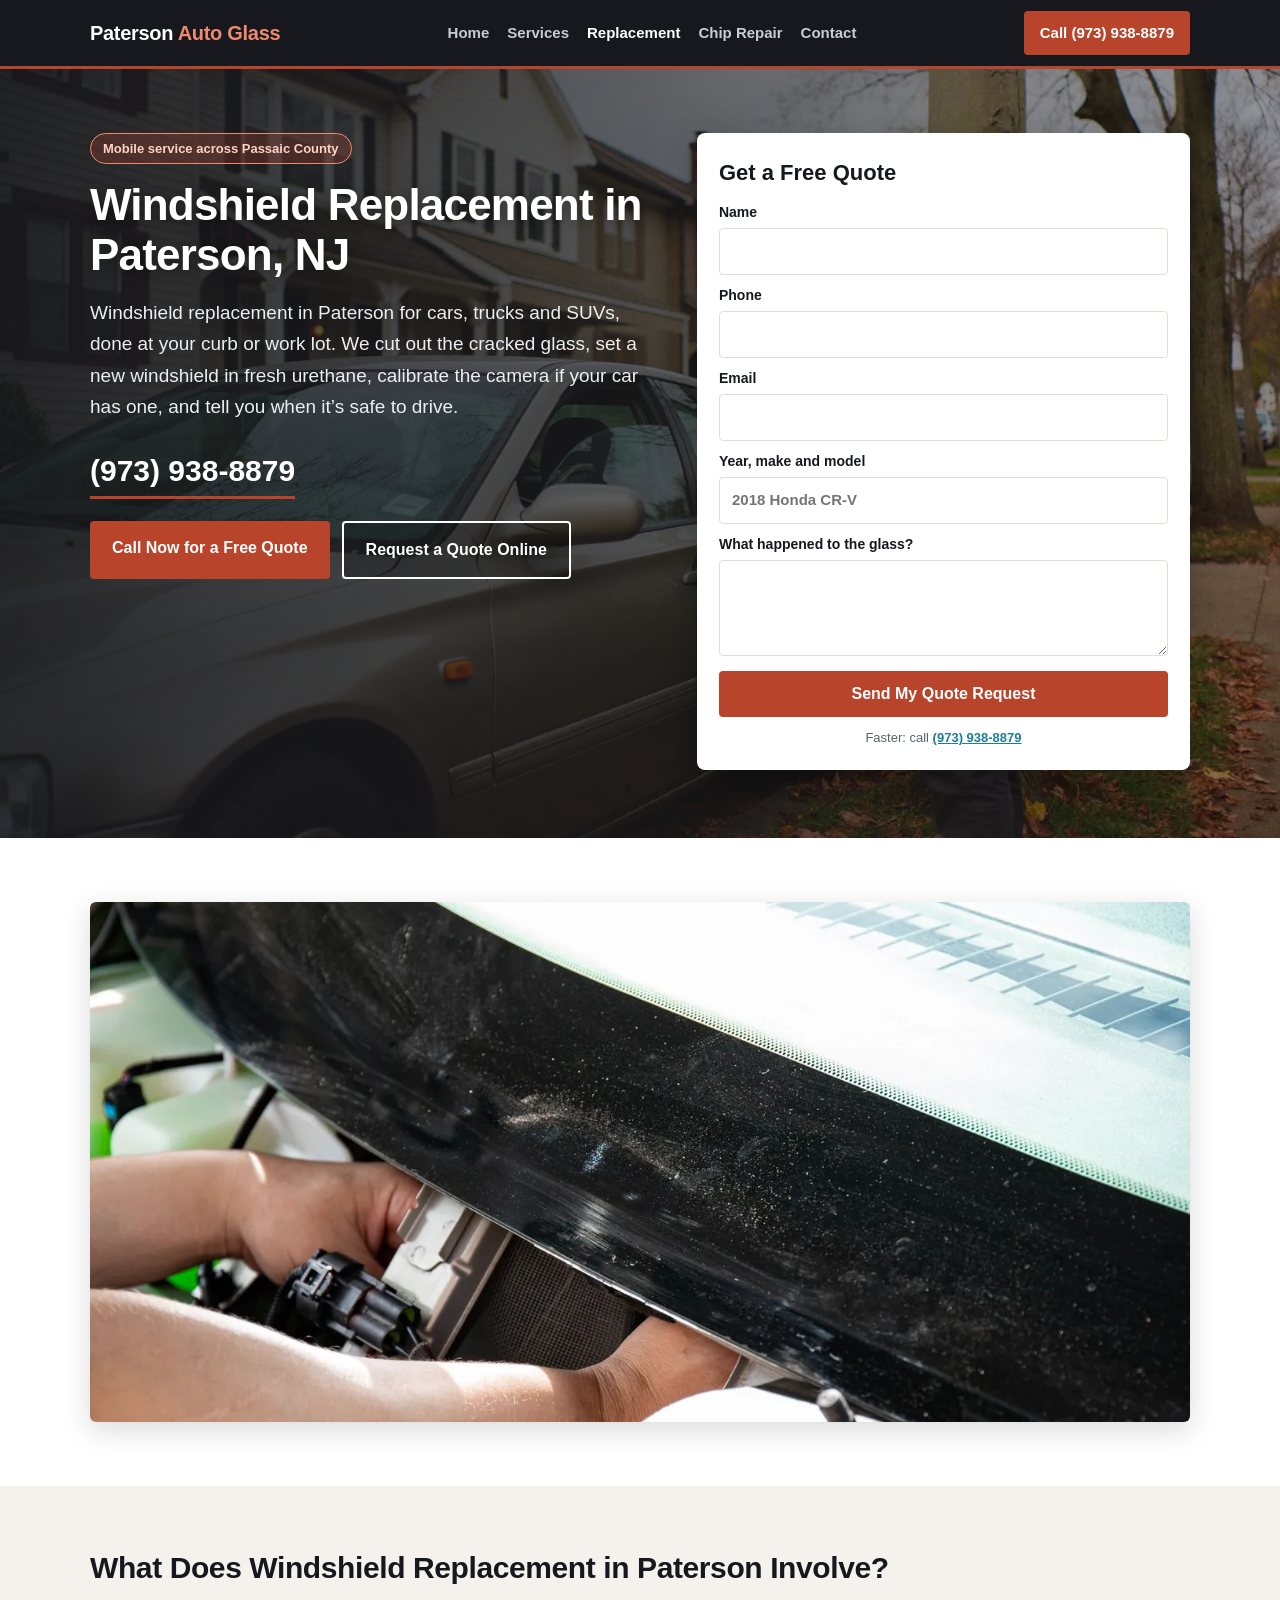
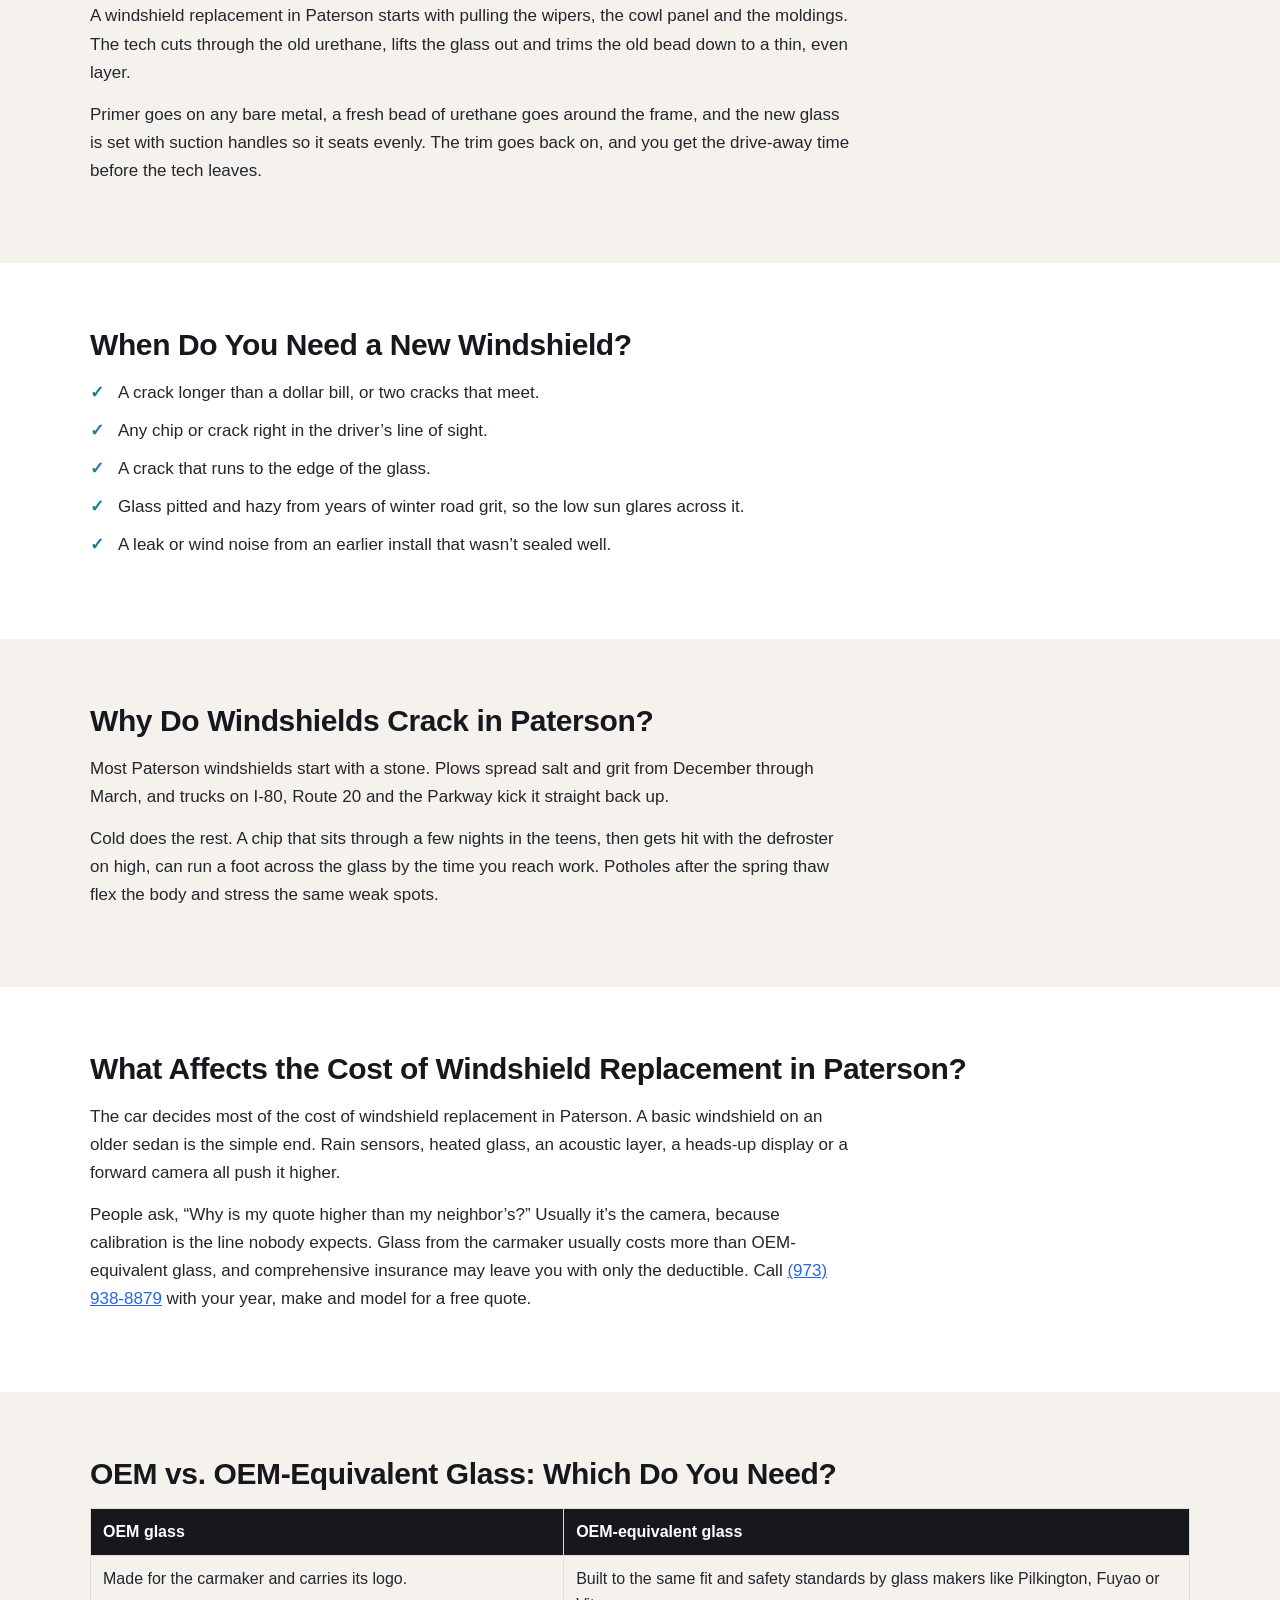
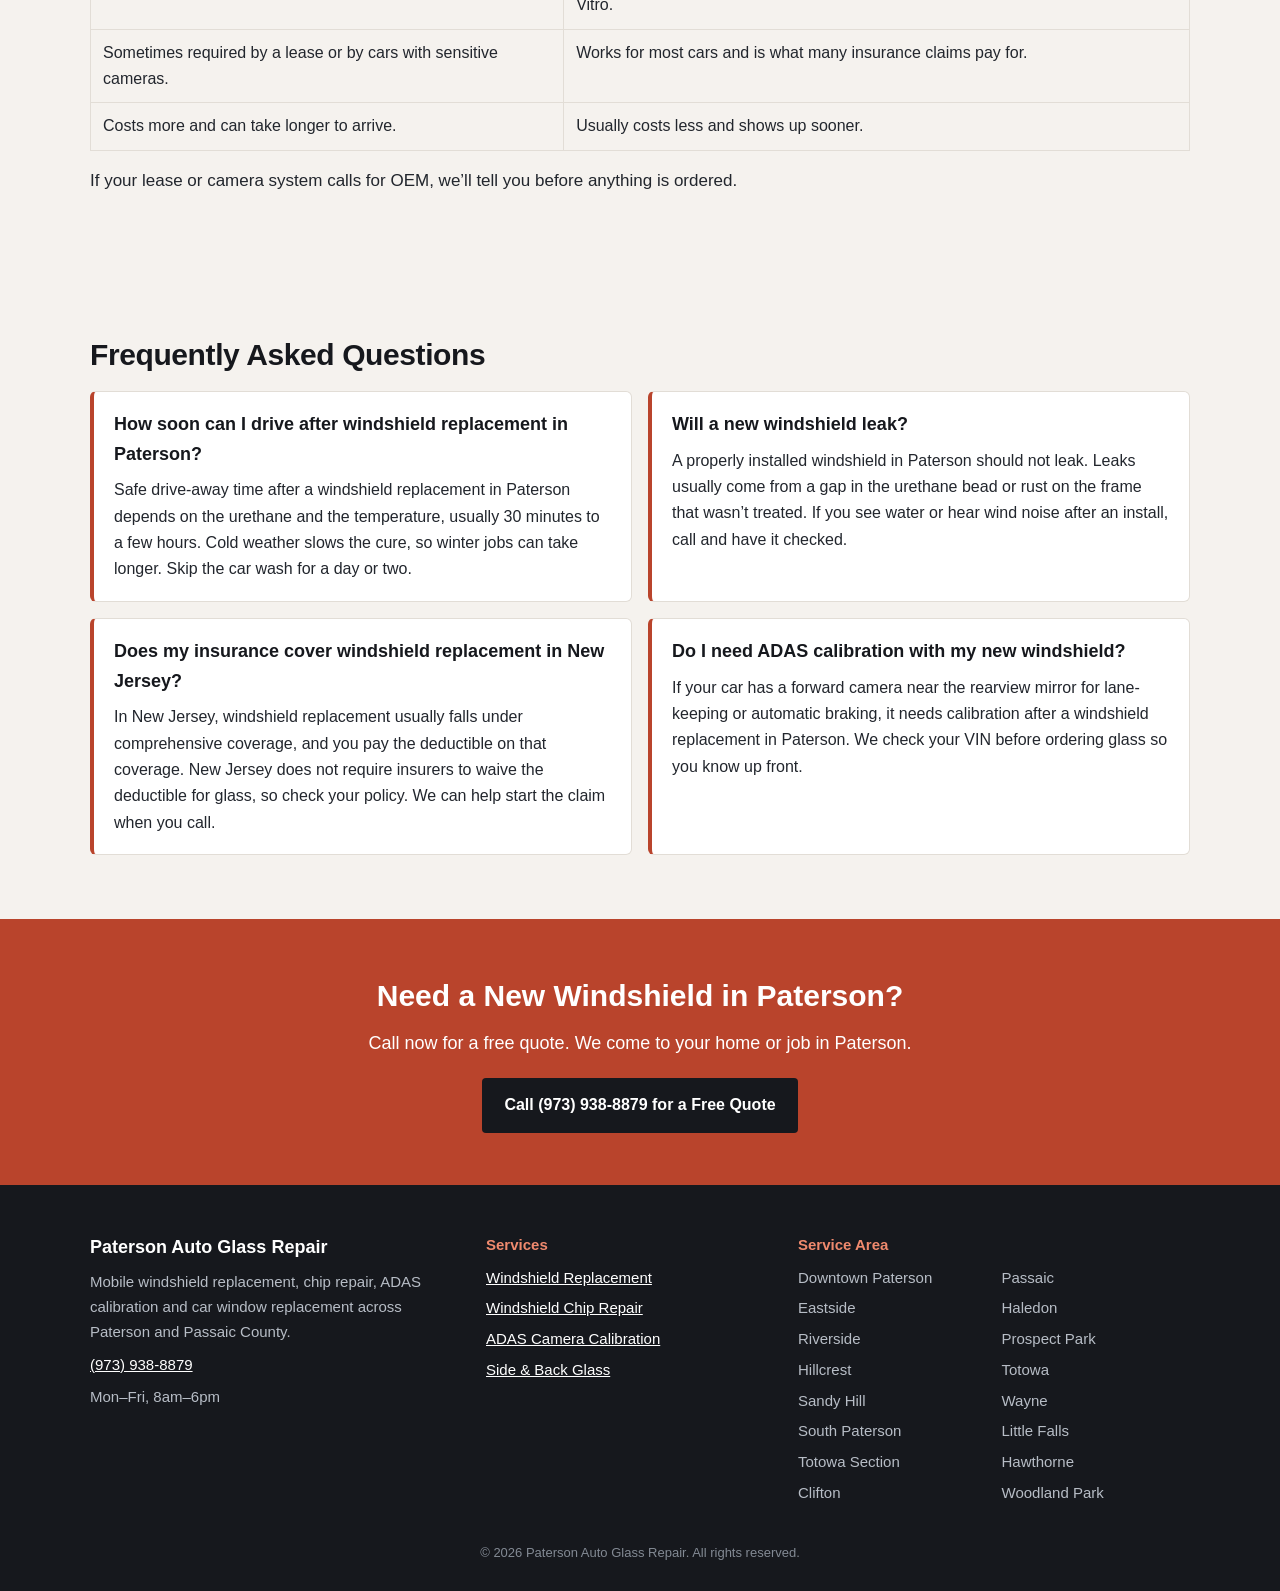
<file: windshield-replacement-paterson.html>
<!DOCTYPE html>
<html lang="en">
<head>
<meta charset="UTF-8">
<meta name="viewport" content="width=device-width, initial-scale=1.0">
<title>Windshield Replacement in Paterson, NJ | Mobile</title>
<meta name="description" content="Windshield replacement in Paterson, NJ at your home or job. OEM or OEM-equivalent glass, camera calibration and insurance help. Free quote.">
<link rel="canonical" href="https://www.patersonautoglassrepair.com/windshield-replacement-paterson.html">
<link rel="stylesheet" href="styles.css">
<script type="application/ld+json">
{
  "@context": "https://schema.org",
  "@type": "LocalBusiness",
  "name": "Paterson Auto Glass Repair",
  "telephone": "+1-973-938-8879",
  "url": "https://www.patersonautoglassrepair.com/",
  "address": {
    "@type": "PostalAddress",
    "streetAddress": "180 Main St Suite 2",
    "addressLocality": "Paterson",
    "addressRegion": "NJ",
    "postalCode": "07505",
    "addressCountry": "US"
  },
  "areaServed": "Paterson, NJ",
  "description": "Auto glass repair and windshield replacement in Paterson, NJ",
  "openingHours": "Mo-Fr 08:00-18:00"
}
</script>
<script type="application/ld+json">
{
  "@context": "https://schema.org",
  "@type": "FAQPage",
  "mainEntity": [
    {
      "@type": "Question",
      "name": "How soon can I drive after windshield replacement in Paterson?",
      "acceptedAnswer": {
        "@type": "Answer",
        "text": "Safe drive-away time after a windshield replacement in Paterson depends on the urethane and the temperature, usually 30 minutes to a few hours. Cold weather slows the cure, so winter jobs can take longer. Skip the car wash for a day or two."
      }
    },
    {
      "@type": "Question",
      "name": "Will a new windshield leak?",
      "acceptedAnswer": {
        "@type": "Answer",
        "text": "A properly installed windshield in Paterson should not leak. Leaks usually come from a gap in the urethane bead or rust on the frame that wasn\u2019t treated. If you see water or hear wind noise after an install, call and have it checked."
      }
    },
    {
      "@type": "Question",
      "name": "Does my insurance cover windshield replacement in New Jersey?",
      "acceptedAnswer": {
        "@type": "Answer",
        "text": "In New Jersey, windshield replacement usually falls under comprehensive coverage, and you pay the deductible on that coverage. New Jersey does not require insurers to waive the deductible for glass, so check your policy. We can help start the claim when you call."
      }
    },
    {
      "@type": "Question",
      "name": "Do I need ADAS calibration with my new windshield?",
      "acceptedAnswer": {
        "@type": "Answer",
        "text": "If your car has a forward camera near the rearview mirror for lane-keeping or automatic braking, it needs calibration after a windshield replacement in Paterson. We check your VIN before ordering glass so you know up front."
      }
    }
  ]
}
</script>
</head>
<body>
<header class="topbar">
  <div class="wrap bar">
    <a class="logo" href="/">Paterson <span>Auto Glass</span></a>
    <nav class="links"><a href="/">Home</a><a href="services.html">Services</a><a href="windshield-replacement-paterson.html" class="on">Replacement</a><a href="windshield-repair-paterson.html">Chip Repair</a><a href="contact.html">Contact</a></nav>
    <a class="btn-call" href="tel:+19739388879">Call (973) 938-8879</a>
  </div>
</header>

<section class="hero">
  <div class="wrap hero-in">
    <div class="hero-copy">
      <span class="badge">Mobile service across Passaic County</span>
      <h1>Windshield Replacement in Paterson, NJ</h1>
      <p class="lead">Windshield replacement in Paterson for cars, trucks and SUVs, done at your curb or work lot. We cut out the cracked glass, set a new windshield in fresh urethane, calibrate the camera if your car has one, and tell you when it&rsquo;s safe to drive.</p>
      <a class="tel-big" href="tel:+19739388879">(973) 938-8879</a>
      <div class="btns">
        <a class="btn" href="tel:+19739388879">Call Now for a Free Quote</a>
        <a class="btn btn-ghost" href="#quote">Request a Quote Online</a>
      </div>
    </div>
    <div id="quote">
<form class="form" action="https://formspree.io/f/xzerkerv" method="POST">
  <h3>Get a Free Quote</h3>
  <input type="hidden" name="_subject" value="New lead - Auto Glass Repair Paterson NJ (windshield-replacement-paterson)">
  <label>Name<input type="text" name="name" required></label>
  <label>Phone<input type="tel" name="phone" required></label>
  <label>Email<input type="email" name="email"></label>
  <label>Year, make and model<input type="text" name="vehicle" placeholder="2018 Honda CR-V"></label>
  <label>What happened to the glass?<textarea name="message" rows="3"></textarea></label>
  <input type="text" name="_gotcha" style="display:none" tabindex="-1">
  <button class="btn" type="submit">Send My Quote Request</button>
  <p class="fine">Faster: call <a href="tel:+19739388879">(973) 938-8879</a></p>
</form>
    </div>
  </div>
</section>
<section class="section">
  <div class="wrap figure"><img src="windshield-install-paterson.webp" alt="Windshield replacement in Paterson with cowl removed" width="1400" height="1050" loading="lazy"></div>
</section>

<section class="section alt">
  <div class="wrap">
    <h2>What Does Windshield Replacement in Paterson Involve?</h2>
<p>A windshield replacement in Paterson starts with pulling the wipers, the cowl panel and the moldings. The tech cuts through the old urethane, lifts the glass out and trims the old bead down to a thin, even layer.</p>
<p>Primer goes on any bare metal, a fresh bead of urethane goes around the frame, and the new glass is set with suction handles so it seats evenly. The trim goes back on, and you get the drive-away time before the tech leaves.</p>
  </div>
</section>
<section class="section">
  <div class="wrap">
    <h2>When Do You Need a New Windshield?</h2>
<ul class="ticks">
<li>A crack longer than a dollar bill, or two cracks that meet.</li>
<li>Any chip or crack right in the driver&rsquo;s line of sight.</li>
<li>A crack that runs to the edge of the glass.</li>
<li>Glass pitted and hazy from years of winter road grit, so the low sun glares across it.</li>
<li>A leak or wind noise from an earlier install that wasn&rsquo;t sealed well.</li>
</ul>
  </div>
</section>
<section class="section alt">
  <div class="wrap">
    <h2>Why Do Windshields Crack in Paterson?</h2>
<p>Most Paterson windshields start with a stone. Plows spread salt and grit from December through March, and trucks on I-80, Route 20 and the Parkway kick it straight back up.</p>
<p>Cold does the rest. A chip that sits through a few nights in the teens, then gets hit with the defroster on high, can run a foot across the glass by the time you reach work. Potholes after the spring thaw flex the body and stress the same weak spots.</p>
  </div>
</section>
<section class="section">
  <div class="wrap">
    <h2>What Affects the Cost of Windshield Replacement in Paterson?</h2>
<p>The car decides most of the cost of windshield replacement in Paterson. A basic windshield on an older sedan is the simple end. Rain sensors, heated glass, an acoustic layer, a heads-up display or a forward camera all push it higher.</p>
<p>People ask, &ldquo;Why is my quote higher than my neighbor&rsquo;s?&rdquo; Usually it&rsquo;s the camera, because calibration is the line nobody expects. Glass from the carmaker usually costs more than OEM-equivalent glass, and comprehensive insurance may leave you with only the deductible. Call <a href="tel:+19739388879" style="color: #2563eb; text-decoration: underline;">(973) 938-8879</a> with your year, make and model for a free quote.</p>
  </div>
</section>
<section class="section alt">
  <div class="wrap">
    <h2>OEM vs. OEM-Equivalent Glass: Which Do You Need?</h2>
<table class="compare">
<tr><th>OEM glass</th><th>OEM-equivalent glass</th></tr>
<tr><td>Made for the carmaker and carries its logo.</td><td>Built to the same fit and safety standards by glass makers like Pilkington, Fuyao or Vitro.</td></tr>
<tr><td>Sometimes required by a lease or by cars with sensitive cameras.</td><td>Works for most cars and is what many insurance claims pay for.</td></tr>
<tr><td>Costs more and can take longer to arrive.</td><td>Usually costs less and shows up sooner.</td></tr>
</table>
<p>If your lease or camera system calls for OEM, we&rsquo;ll tell you before anything is ordered.</p>
  </div>
</section>
<section class="section alt" id="faq">
  <div class="wrap">
    <h2>Frequently Asked Questions</h2>
    <div class="faq-grid">
<div class="faq-card"><h3>How soon can I drive after windshield replacement in Paterson?</h3><p>Safe drive-away time after a windshield replacement in Paterson depends on the urethane and the temperature, usually 30 minutes to a few hours. Cold weather slows the cure, so winter jobs can take longer. Skip the car wash for a day or two.</p></div>
<div class="faq-card"><h3>Will a new windshield leak?</h3><p>A properly installed windshield in Paterson should not leak. Leaks usually come from a gap in the urethane bead or rust on the frame that wasn&rsquo;t treated. If you see water or hear wind noise after an install, call and have it checked.</p></div>
<div class="faq-card"><h3>Does my insurance cover windshield replacement in New Jersey?</h3><p>In New Jersey, windshield replacement usually falls under comprehensive coverage, and you pay the deductible on that coverage. New Jersey does not require insurers to waive the deductible for glass, so check your policy. We can help start the claim when you call.</p></div>
<div class="faq-card"><h3>Do I need ADAS calibration with my new windshield?</h3><p>If your car has a forward camera near the rearview mirror for lane-keeping or automatic braking, it needs calibration after a windshield replacement in Paterson. We check your VIN before ordering glass so you know up front.</p></div>
    </div>
  </div>
</section>
<section class="cta-band">
  <div class="wrap">
    <h2>Need a New Windshield in Paterson?</h2>
    <p>Call now for a free quote. We come to your home or job in Paterson.</p>
    <a class="btn btn-dark" href="tel:+19739388879">Call (973) 938-8879 for a Free Quote</a>
  </div>
</section>

<footer class="foot">
  <div class="wrap foot-grid">
    <div>
      <p class="foot-name">Paterson Auto Glass Repair</p>
      <p>Mobile windshield replacement, chip repair, ADAS calibration and car window replacement across Paterson and Passaic County.</p>
      <p><a href="tel:+19739388879">(973) 938-8879</a></p>
      <p>Mon&ndash;Fri, 8am&ndash;6pm</p>
    </div>
    <div>
      <p class="foot-head">Services</p>
      <ul>
        <li><a href="windshield-replacement-paterson.html">Windshield Replacement</a></li>
        <li><a href="windshield-repair-paterson.html">Windshield Chip Repair</a></li>
        <li><a href="adas-calibration-paterson.html">ADAS Camera Calibration</a></li>
        <li><a href="car-window-replacement-paterson.html">Side &amp; Back Glass</a></li>
      </ul>
    </div>
    <div>
      <p class="foot-head">Service Area</p>
      <ul class="cols"><li>Downtown Paterson</li><li>Eastside</li><li>Riverside</li><li>Hillcrest</li><li>Sandy Hill</li><li>South Paterson</li><li>Totowa Section</li><li>Clifton</li><li>Passaic</li><li>Haledon</li><li>Prospect Park</li><li>Totowa</li><li>Wayne</li><li>Little Falls</li><li>Hawthorne</li><li>Woodland Park</li></ul>
    </div>
  </div>
  <p class="copy">&copy; 2026 Paterson Auto Glass Repair. All rights reserved.</p>
</footer>
</body>
</html>
</file>
<file: styles.css>
:root {
  --ink: #16181d;
  --ink-2: #252a33;
  --text: #22262d;
  --muted: #5d636d;
  --light: #f5f2ee;
  --line: #e2ddd6;
  --brick: #b9442c;
  --brick-dark: #943420;
  --falls: #1d7f93;
}
* { box-sizing: border-box; margin: 0; padding: 0; }
body { font-family: -apple-system, BlinkMacSystemFont, "Segoe UI", Roboto, Helvetica, Arial, sans-serif; color: var(--text); line-height: 1.65; font-size: 17px; background: #fff; }
img { max-width: 100%; height: auto; display: block; }
a { color: inherit; }
.wrap { max-width: 1140px; margin: 0 auto; padding: 0 20px; }
.center { text-align: center; }
.muted { color: var(--muted); }

/* nav */
.topbar { position: sticky; top: 0; z-index: 50; background: var(--ink); border-bottom: 3px solid var(--brick); }
.bar { display: flex; align-items: center; justify-content: space-between; gap: 16px; min-height: 66px; flex-wrap: wrap; }
.logo { color: #fff; text-decoration: none; font-weight: 800; font-size: 20px; letter-spacing: -0.3px; }
.logo span { color: #f08a6e; }
.links { display: flex; gap: 18px; flex-wrap: wrap; }
.links a { color: #c8cdd4; text-decoration: none; font-size: 15px; font-weight: 600; }
.links a:hover, .links a.on { color: #fff; }
.btn-call { background: var(--brick); color: #fff; text-decoration: none; font-weight: 800; padding: 10px 16px; border-radius: 4px; font-size: 15px; white-space: nowrap; }

/* hero: photo background on every page */
.hero {
  background-color: var(--ink);
  background-image:
    linear-gradient(90deg, rgba(22,24,29,.86) 0%, rgba(22,24,29,.62) 50%, rgba(22,24,29,.25) 100%),
    url('auto-glass-repair-paterson-hero.webp');
  background-size: cover;
  background-position: center;
  background-repeat: no-repeat;
  color: #fff;
  padding: 64px 0 68px;
}
.hero-in { display: grid; grid-template-columns: 1.15fr 1fr; gap: 40px; align-items: start; }
.badge { display: inline-block; background: rgba(185,68,44,0.25); color: #ffd2c4; border: 1px solid #f08a6e; padding: 4px 12px; border-radius: 99px; font-size: 13px; font-weight: 700; margin-bottom: 16px; }
.hero h1 { font-size: 44px; line-height: 1.12; letter-spacing: -0.8px; margin-bottom: 18px; text-shadow: 0 2px 12px rgba(0,0,0,.35); }
.hero p.lead { font-size: 19px; color: #eceff2; margin-bottom: 24px; max-width: 560px; }
.hero .tel-big { display: inline-block; font-size: 30px; font-weight: 800; color: #fff; text-decoration: none; border-bottom: 3px solid var(--brick); margin-bottom: 22px; }
.btns { display: flex; gap: 12px; flex-wrap: wrap; }
.btn { display: inline-block; background: var(--brick); color: #fff; font-weight: 800; padding: 14px 22px; border-radius: 4px; text-decoration: none; border: 0; font-size: 16px; cursor: pointer; }
.btn:hover { background: var(--brick-dark); }
.btn-ghost { background: rgba(0,0,0,.25); color: #fff; border: 2px solid #fff; }
.btn-dark { background: var(--ink); color: #fff; }

/* sections */
.section { padding: 64px 0; }
.section.alt { background: var(--light); }
.section h2 { font-size: 30px; line-height: 1.2; color: var(--ink); margin-bottom: 16px; letter-spacing: -0.4px; }
.section h3 { font-size: 20px; color: var(--ink); margin: 18px 0 8px; }
.section p { margin-bottom: 14px; max-width: 760px; }
.center p { margin-left: auto; margin-right: auto; }
.split { display: grid; grid-template-columns: 1fr 1fr; gap: 44px; align-items: center; }
.split.flip > img { order: -1; }
.split img, .figure img { border-radius: 6px; box-shadow: 0 8px 28px rgba(22,24,29,0.16); }
.figure img { width: 100%; max-height: 520px; object-fit: cover; }
.ticks { list-style: none; margin: 10px 0 16px; }
.ticks li { padding-left: 28px; position: relative; margin-bottom: 10px; max-width: 760px; }
.ticks li::before { content: "\2713"; position: absolute; left: 0; color: var(--falls); font-weight: 800; }
.steps { counter-reset: s; list-style: none; display: grid; grid-template-columns: repeat(3, 1fr); gap: 18px; margin-top: 18px; }
.steps li { counter-increment: s; background: #fff; border: 1px solid var(--line); border-radius: 6px; padding: 54px 20px 18px; position: relative; }
.steps li::before { content: counter(s); position: absolute; left: 20px; top: 16px; width: 30px; height: 30px; border-radius: 4px; background: var(--brick); color: #fff; font-weight: 800; display: flex; align-items: center; justify-content: center; }
.cards { display: grid; grid-template-columns: repeat(4, 1fr); gap: 18px; margin-top: 22px; }
.card { background: #fff; border: 1px solid var(--line); border-bottom: 4px solid var(--falls); border-radius: 6px; padding: 22px; }
.card h3 { margin-top: 0; }
.card p { font-size: 15px; }
.gallery { display: grid; grid-template-columns: repeat(3, 1fr); gap: 16px; margin-top: 20px; }
.gallery img { border-radius: 6px; aspect-ratio: 4 / 3; object-fit: cover; width: 100%; }
.faq-grid { display: grid; grid-template-columns: 1fr 1fr; gap: 16px; margin-top: 18px; }
.faq-card { background: #fff; border: 1px solid var(--line); border-left: 4px solid var(--brick); border-radius: 6px; padding: 18px 20px; }
.faq-card h3 { margin-top: 0; font-size: 18px; }
.faq-card p { margin: 0; font-size: 16px; }
.compare { width: 100%; border-collapse: collapse; margin: 16px 0; font-size: 16px; }
.compare th, .compare td { border: 1px solid var(--line); padding: 10px 12px; text-align: left; vertical-align: top; }
.compare th { background: var(--ink); color: #fff; }

/* forms */
.form { background: #fff; color: var(--text); border-radius: 8px; padding: 22px; box-shadow: 0 12px 36px rgba(0,0,0,0.3); }
.form h3 { color: var(--ink); margin: 0 0 10px; font-size: 22px; }
.form label { display: block; font-size: 14px; font-weight: 700; color: var(--ink); margin-bottom: 9px; }
.form input, .form textarea { display: block; width: 100%; margin-top: 4px; padding: 10px 12px; border: 1px solid var(--line); border-radius: 4px; font: inherit; font-size: 15px; }
.form .btn { width: 100%; margin-top: 6px; }
.form .fine { font-size: 13px; color: var(--muted); margin-top: 10px; text-align: center; }
.form .fine a { color: var(--falls); font-weight: 700; }

/* cta + map + footer */
.cta-band { background: var(--brick); padding: 52px 0; text-align: center; color: #fff; }
.cta-band h2 { color: #fff; font-size: 30px; margin-bottom: 8px; }
.cta-band p { margin-bottom: 20px; font-size: 18px; }
.note { max-width: 640px; margin: 0 auto 24px; padding: 14px 18px; background: var(--light); border-left: 4px solid var(--brick); border-radius: 6px; font-size: 15px; color: var(--muted); text-align: left; }
.note strong { color: var(--ink); }
.map { border-radius: 8px; overflow: hidden; box-shadow: 0 6px 24px rgba(0,0,0,0.10); max-width: 960px; margin: 0 auto; }
.foot { background: var(--ink); color: #b7bdc6; padding: 48px 0 20px; font-size: 15px; }
.foot-grid { display: grid; grid-template-columns: 1.3fr 1fr 1.4fr; gap: 32px; }
.foot a { color: #fff; }
.foot ul { list-style: none; }
.foot li { margin-bottom: 6px; }
.foot .cols { columns: 2; }
.foot-name { color: #fff; font-weight: 800; font-size: 18px; margin-bottom: 8px; }
.foot-head { color: #f08a6e; font-weight: 800; margin-bottom: 10px; }
.foot p { margin-bottom: 8px; }
.copy { text-align: center; margin-top: 30px; font-size: 13px; color: #838a94; }

@media (max-width: 900px) {
  .hero-in, .split, .foot-grid { grid-template-columns: 1fr; }
  .split.flip > img { order: 0; }
  .cards, .gallery { grid-template-columns: 1fr 1fr; }
  .faq-grid, .steps { grid-template-columns: 1fr; }
  .hero { background-image: linear-gradient(180deg, rgba(22,24,29,.84) 0%, rgba(22,24,29,.70) 100%), url('auto-glass-repair-paterson-hero.webp'); }
  .hero h1 { font-size: 34px; }
  .links { display: none; }
}
@media (max-width: 560px) {
  .cards, .gallery { grid-template-columns: 1fr; }
  .hero h1 { font-size: 29px; }
  .section h2 { font-size: 25px; }
}
</file>
